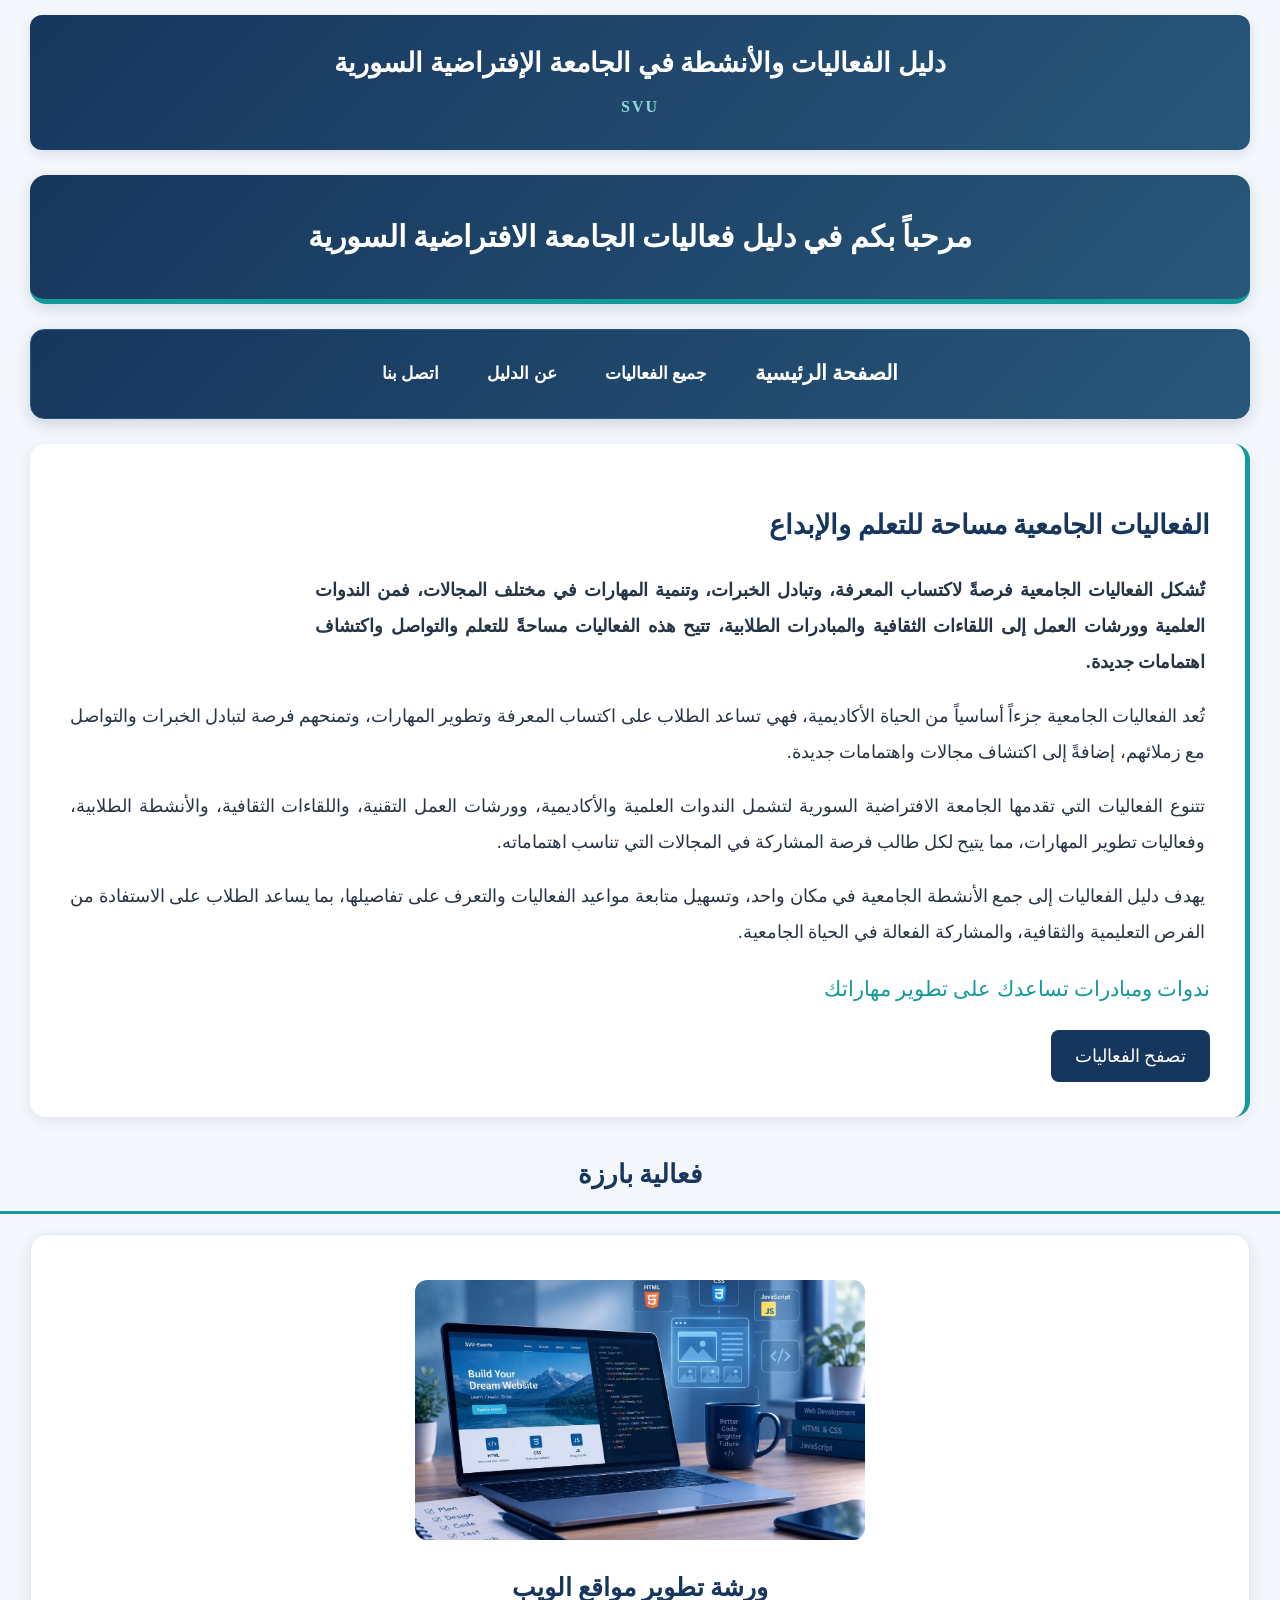
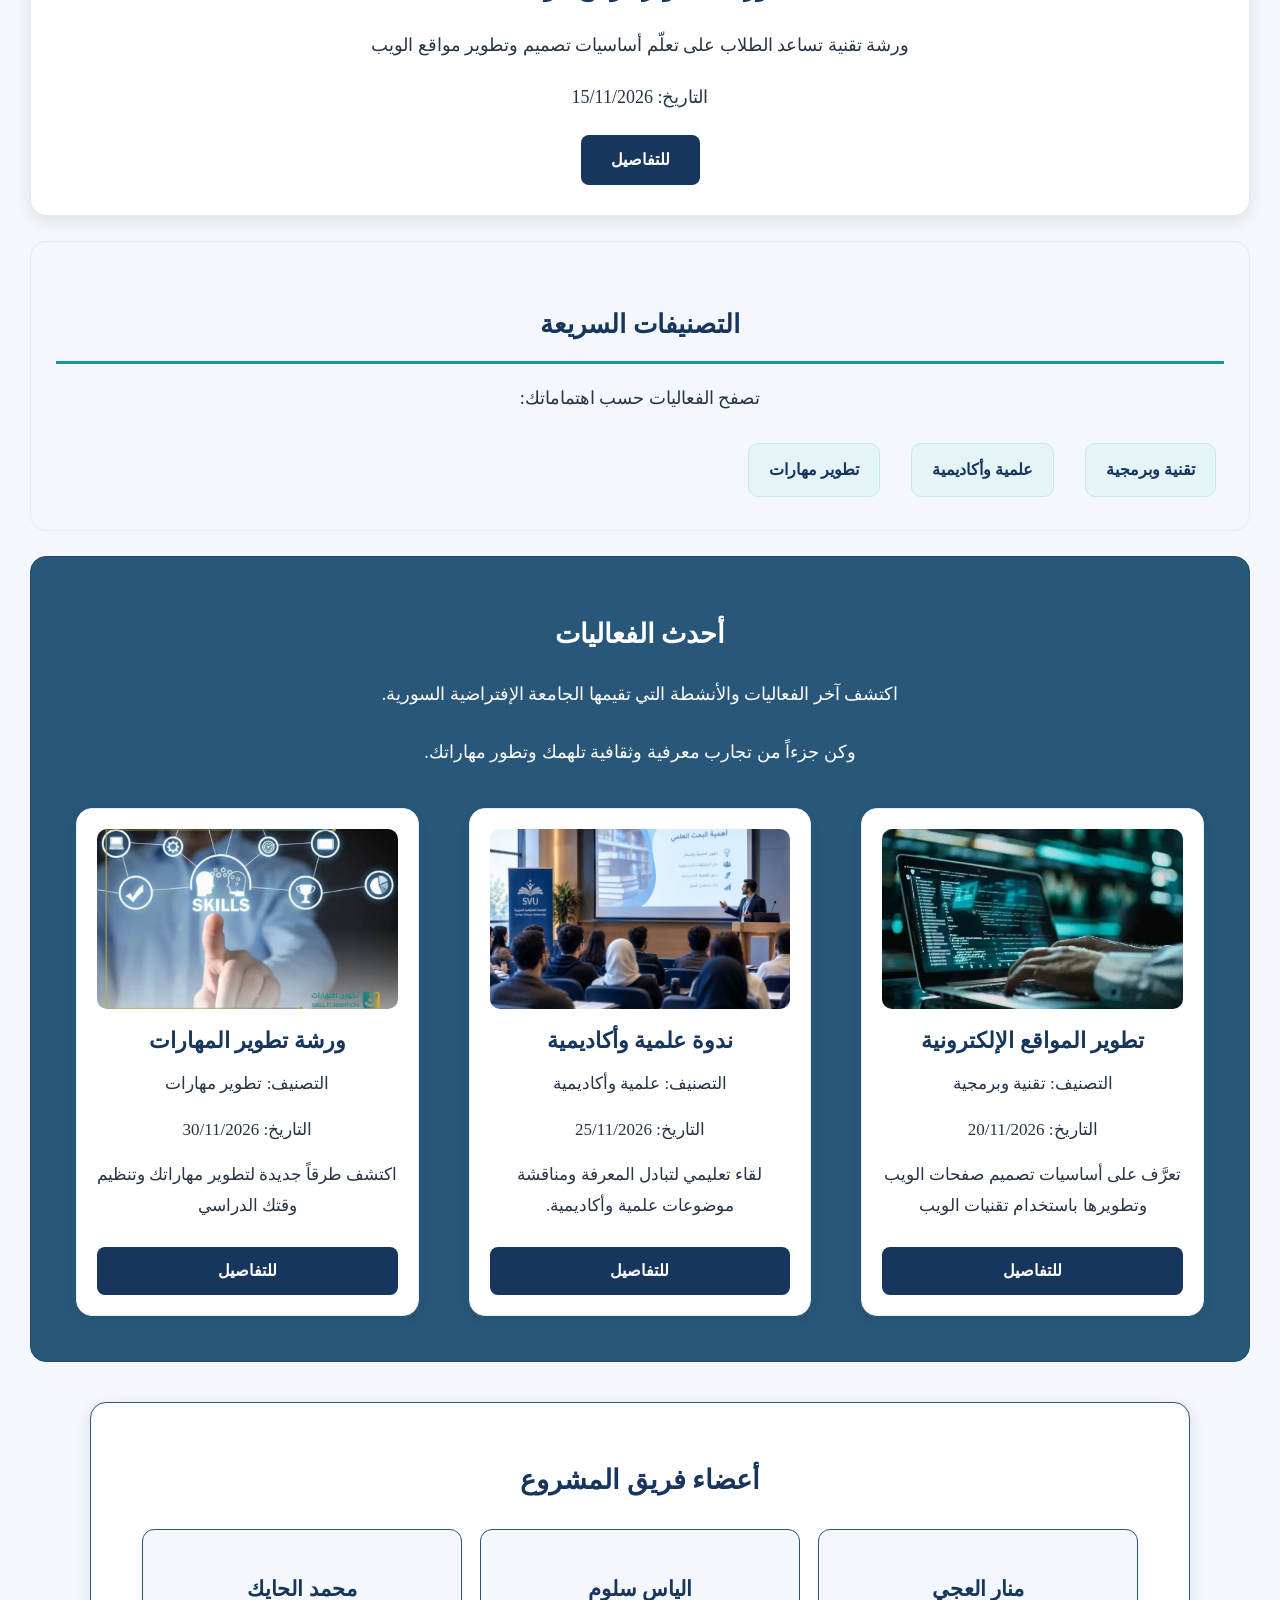
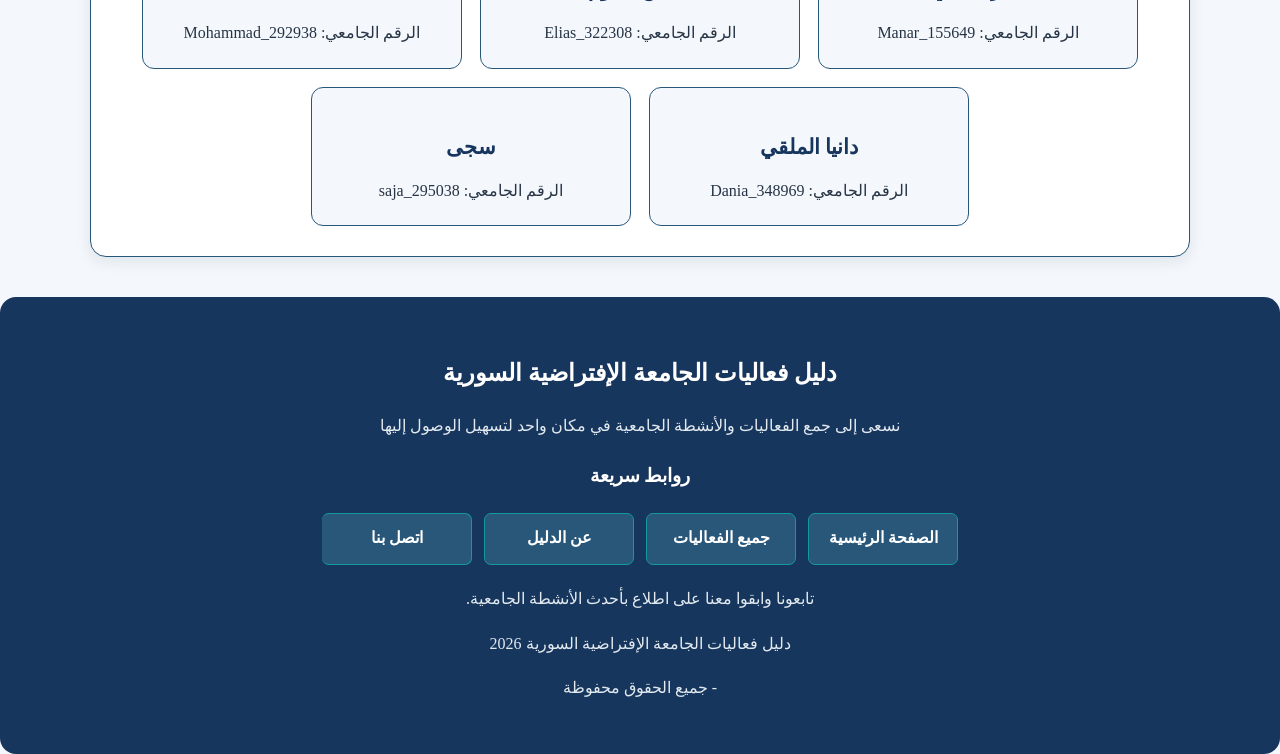
<file: index.html>
<!DOCTYPE html>
<html lang="ar" dir="rtl">
<head>
    <link rel="stylesheet" href="assets/css/styles.css">
    <meta charset="UTF-8">
    <title>دليل الفعاليات والأنشطة في الجامعة الإفتراضية السورية</title>

     <meta name="viewport" content="width=device-width, initial-scale=1.0">
</head>

<body>
    <!-- Website Header -->
    <header class="site-title">
    <h1>دليل الفعاليات والأنشطة في الجامعة الإفتراضية السورية</h1>
    <span class="svu">SVU</span>
</header>
<h2 class="home-welcome-title">
    مرحباً بكم في دليل فعاليات الجامعة الافتراضية السورية
</h2>

<nav>
        <button class="mobile-menu-btn"
        onclick="document.querySelector('body > nav ul').classList.toggle('show-menu')"
        aria-label="فتح وإغلاق القائمة"
        aria-expanded="false">
    ☰
</button>
    <ul>
        <li>
                            <a href="index.html">الصفحة الرئيسية</a>

        </li>

        <li>
            <a href="events.html">جميع الفعاليات</a>
        </li>

        <li>
            <a href="about.html">عن الدليل</a>
        </li>

        <li>
            <a href="contact.html">اتصل بنا</a>
        </li>
    </ul>
</nav>
<section class="Welcome">
<h2>الفعاليات الجامعية مساحة للتعلم والإبداع</h2>
<p class="intro-text">
تٌشكل الفعاليات الجامعية فرصةً لاكتساب المعرفة، وتبادل الخبرات، وتنمية المهارات في مختلف المجالات،
فمن الندوات العلمية وورشات العمل إلى اللقاءات الثقافية والمبادرات الطلابية، تتيح هذه الفعاليات مساحةً للتعلم والتواصل واكتشاف اهتمامات جديدة.
</p>
<p>
تُعد الفعاليات الجامعية جزءاً أساسياً من الحياة الأكاديمية،
فهي تساعد الطلاب على اكتساب المعرفة وتطوير المهارات،
وتمنحهم فرصة لتبادل الخبرات والتواصل مع زملائهم،
إضافةً إلى اكتشاف مجالات واهتمامات جديدة.
</p>
<p>
تتنوع الفعاليات التي تقدمها الجامعة الافتراضية السورية
لتشمل الندوات العلمية والأكاديمية، وورشات العمل التقنية،
واللقاءات الثقافية، والأنشطة الطلابية، وفعاليات تطوير المهارات،
مما يتيح لكل طالب فرصة المشاركة في المجالات التي تناسب اهتماماته.
</p>
<p>
يهدف دليل الفعاليات إلى جمع الأنشطة الجامعية في مكان واحد،
وتسهيل متابعة مواعيد الفعاليات والتعرف على تفاصيلها،
بما يساعد الطلاب على الاستفادة من الفرص التعليمية والثقافية،
والمشاركة الفعالة في الحياة الجامعية.
</p>
<h3>ندوات ومبادرات تساعدك على تطوير مهاراتك</h3>
<a href="events.html" class="browes-button">تصفح الفعاليات</a>
</section>

<h2 class="home-section-title">فعالية بارزة</h2>
<div class="featured-event">
<img src="assets/images/photo_2026-10-24_15-28-26.jpg" alt="ورشة تطوير مواقع الويب">

<h3>ورشة تطوير مواقع الويب</h3>
<p>ورشة تقنية تساعد الطلاب على تعلّم أساسيات تصميم وتطوير مواقع الويب</p>
<p>التاريخ: 15/11/2026</p>
<a href="event.html?id=web-workshop">للتفاصيل</a>

</div>
<section id="categories">
    <h2 class="home-section-title">التصنيفات السريعة</h2>
    <p>تصفح الفعاليات حسب اهتماماتك:</p>

    <div>
        <a href="events.html?category=تقنية">تقنية وبرمجية</a>
        <a href="events.html?category=أكاديمية">علمية وأكاديمية</a>
        <a href="events.html?category=مهارات">تطوير مهارات</a>

    </div>
</section>

<section id="latest-events">
<h2>أحدث الفعاليات</h2>
<p>اكتشف آخر الفعاليات والأنشطة التي تقيمها الجامعة الإفتراضية السورية.</p>
<p>وكن جزءاً من تجارب معرفية وثقافية تلهمك وتطور مهاراتك.</p>
<div class="events-container">

<article>
<img src="assets/images/photo_2026-10-24_15-31-23.jpg" alt="فعالية تقنية">
<h3> تطوير المواقع الإلكترونية</h3>
<p>التصنيف: تقنية وبرمجية</p>
<p>التاريخ: 20/11/2026</p>
<p>تعرَّف على أساسيات تصميم صفحات الويب وتطويرها باستخدام تقنيات الويب</p>
<a href="event.html?id=website-development">للتفاصيل</a>
</article>

<article>
<img src="assets/images/photo_2026-10-24_15-48-17.jpg" alt="فعالية أكاديمية">
<h3>ندوة علمية وأكاديمية</h3>
<p>التصنيف: علمية وأكاديمية</p>
<p>التاريخ: 25/11/2026</p>
<p>لقاء تعليمي لتبادل المعرفة ومناقشة موضوعات علمية وأكاديمية.</p>
<a href="event.html?id=academic-seminar">للتفاصيل</a>
</article>

<article>
<img src="assets/images/photo_2026-10-24_15-48-10.jpg" alt="فعالية لتطوير المهارات">
<h3>ورشة تطوير المهارات</h3>
<p>التصنيف: تطوير مهارات</p>
<p>التاريخ: 30/11/2026</p>
<p>اكتشف طرقاً جديدة لتطوير مهاراتك وتنظيم وقتك الدراسي</p>
<a href="event.html?id=skills-workshop">للتفاصيل</a>
</article>

</div>
</section>

<!-- Project Participants -->
<section class="participants-section">
    <h2>أعضاء فريق المشروع</h2>

    <div class="participants-container">

        <div class="participant-card">
            <h3>منار العجي</h3>
            <p>الرقم الجامعي: Manar_155649</p>
        </div>

        <div class="participant-card">
            <h3>الياس سلوم</h3>
            <p>الرقم الجامعي: Elias_322308</p>
        </div>

        <div class="participant-card">
            <h3>محمد الحايك</h3>
            <p>الرقم الجامعي: Mohammad_292938</p>
        </div>

        <div class="participant-card">
            <h3>دانيا الملقي</h3>
            <p>الرقم الجامعي: Dania_348969</p>
        </div>

        <div class="participant-card">
            <h3>سجى</h3>
            <p>الرقم الجامعي: saja_295038</p>
        </div>

    </div>
</section>


<footer id="footer">

<h2>دليل فعاليات الجامعة الإفتراضية السورية</h2>
<p>نسعى إلى جمع الفعاليات والأنشطة الجامعية في مكان واحد لتسهيل الوصول إليها</p>
<h3>روابط سريعة</h3>
<nav>
                <a href="index.html">الصفحة الرئيسية</a>
<a href="events.html">جميع الفعاليات</a>
<a href="about.html">عن الدليل</a>
<a href="contact.html">اتصل بنا</a>
</nav>
<p>تابعونا وابقوا معنا على اطلاع بأحدث الأنشطة الجامعية.</p>
<p>دليل فعاليات الجامعة  الإفتراضية السورية 2026</p>
<p>- جميع الحقوق محفوظة</p>

</footer>
</file>
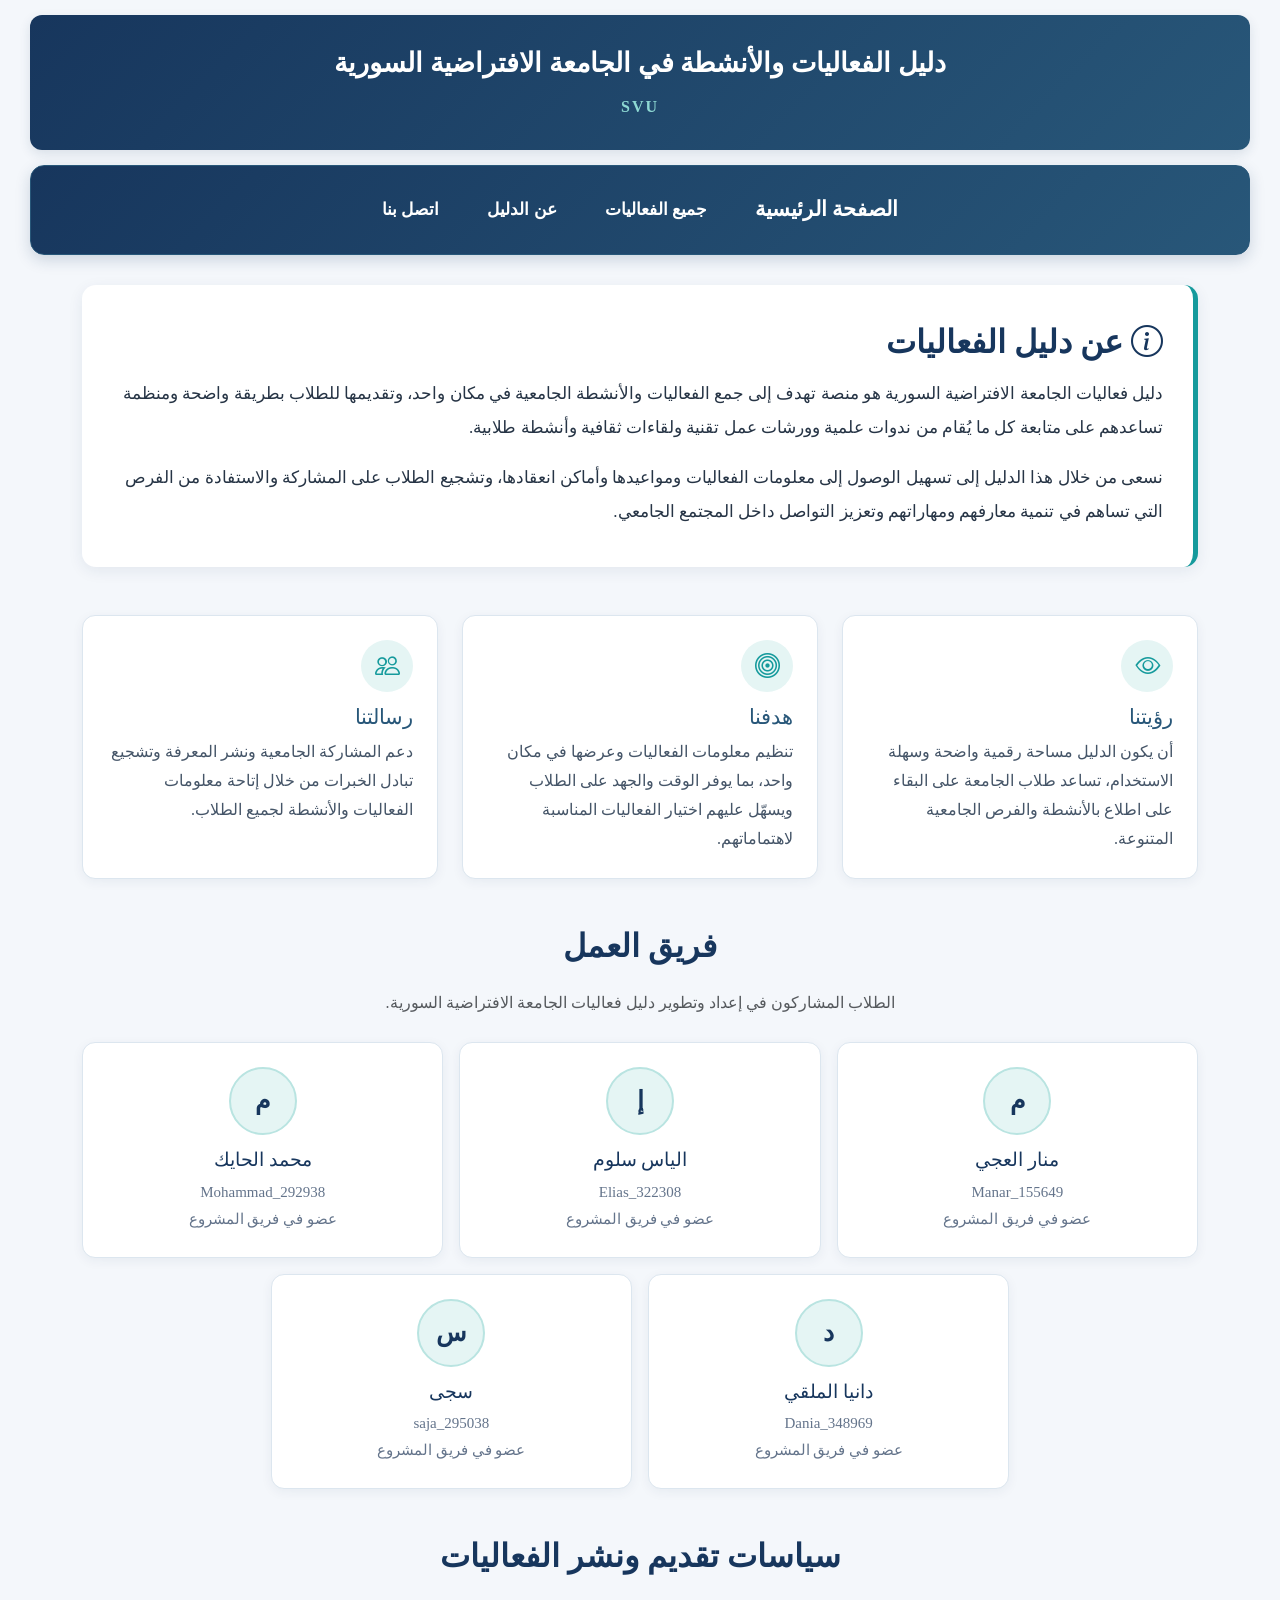
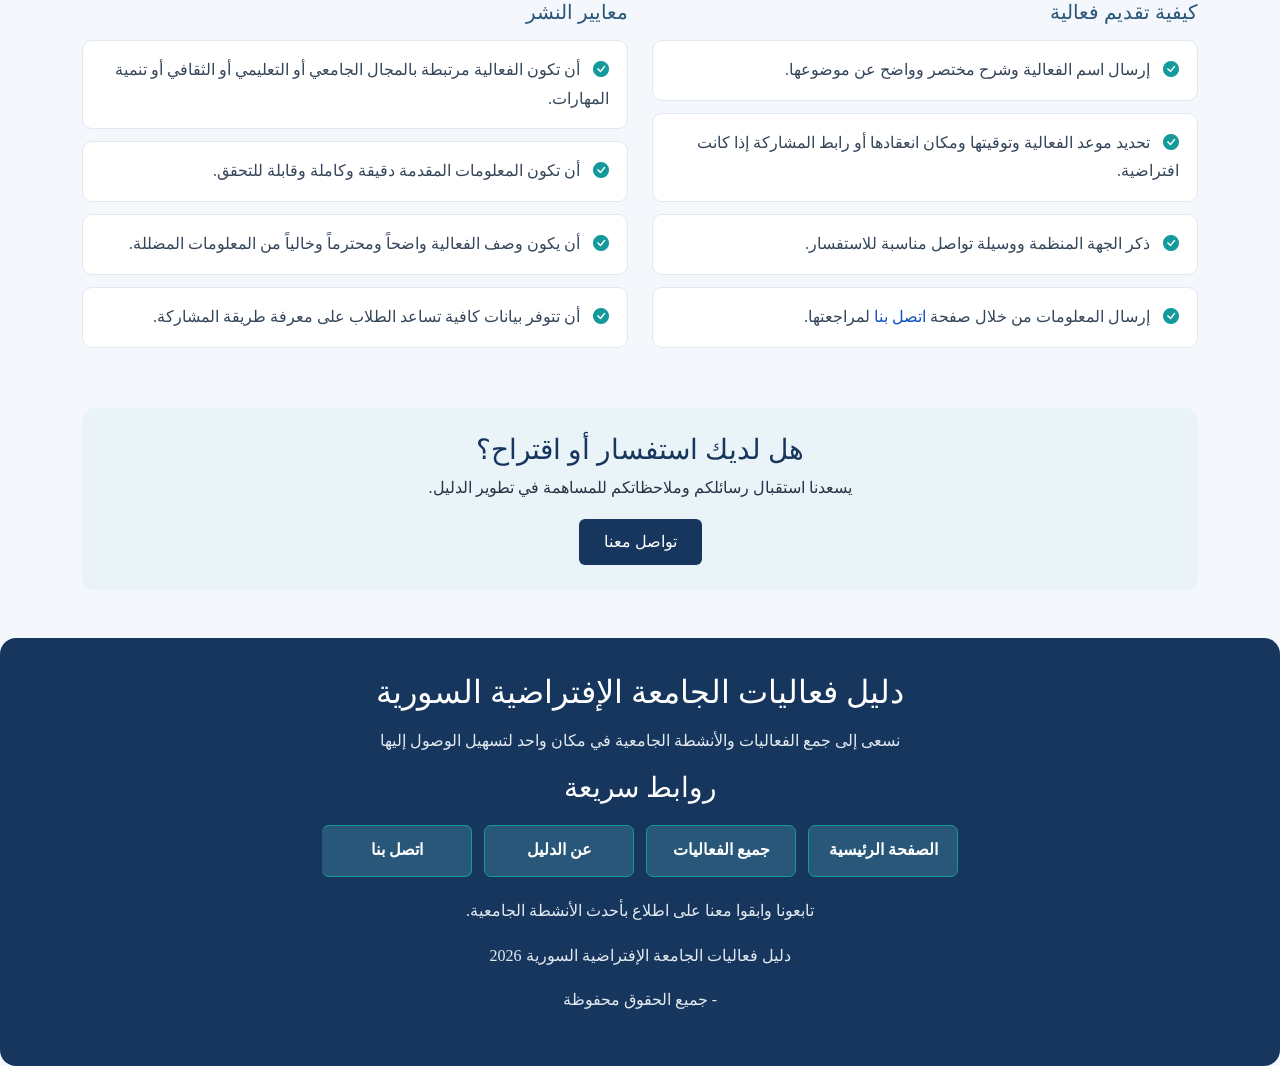
<file: about.html>
<!DOCTYPE html>
<html lang="ar" dir="rtl">
<head>
    <meta charset="UTF-8">
    <meta name="viewport" content="width=device-width, initial-scale=1.0">
    <title>عن الدليل - دليل فعاليات الجامعة الافتراضية السورية</title>

    <!-- Bootstrap لتنسيق الشبكة والعناصر المتجاوبة -->
    <link href="https://cdn.jsdelivr.net/npm/bootstrap@5.3.0/dist/css/bootstrap.min.css" rel="stylesheet">
    <link href="https://cdn.jsdelivr.net/npm/bootstrap-icons@1.10.5/font/bootstrap-icons.css" rel="stylesheet">
    <link rel="stylesheet" href="assets/css/styles.css">

</head>
<body>

<!-- رأس الموقع -->
<header class="site-title">
    <h1>دليل الفعاليات والأنشطة في الجامعة الافتراضية السورية</h1>
    <span class="svu">SVU</span>
</header>

<!-- شريط التنقل الرئيسي -->
<nav aria-label="القائمة الرئيسية">

        <button class="mobile-menu-btn"
                onclick="document.querySelector('body > nav ul').classList.toggle('show-menu')"
                aria-label="فتح وإغلاق القائمة"
                aria-expanded="false">
            ☰
        </button>

        <ul>
            <li><a href="index.html">الصفحة الرئيسية</a></li>
            <li><a href="events.html">جميع الفعاليات</a></li>
            <li><a href="about.html">عن الدليل</a></li>
            <li><a href="contact.html">اتصل بنا</a></li>
        </ul>

    </nav>

<main class="container my-4">
    <!-- نبذة عن الدليل -->
    <section class="about-hero">
        <h2 class="mb-3"><i class="bi bi-info-circle"></i> عن دليل الفعاليات</h2>
        <p>
            دليل فعاليات الجامعة الافتراضية السورية هو منصة تهدف إلى جمع الفعاليات والأنشطة الجامعية
            في مكان واحد، وتقديمها للطلاب بطريقة واضحة ومنظمة تساعدهم على متابعة كل ما يُقام من
            ندوات علمية وورشات عمل تقنية ولقاءات ثقافية وأنشطة طلابية.
        </p>
        <p class="mb-0">
            نسعى من خلال هذا الدليل إلى تسهيل الوصول إلى معلومات الفعاليات ومواعيدها وأماكن انعقادها،
            وتشجيع الطلاب على المشاركة والاستفادة من الفرص التي تساهم في تنمية معارفهم ومهاراتهم
            وتعزيز التواصل داخل المجتمع الجامعي.
        </p>
    </section>

    <!-- رؤية الدليل ورسالته وهدفه -->
    <section class="my-5">
        <div class="row g-4">
            <div class="col-md-4">
                <article class="about-highlight">
                    <div class="about-icon"><i class="bi bi-eye"></i></div>
                    <h3>رؤيتنا</h3>
                    <p>أن يكون الدليل مساحة رقمية واضحة وسهلة الاستخدام، تساعد طلاب الجامعة على البقاء على اطلاع بالأنشطة والفرص الجامعية المتنوعة.</p>
                </article>
            </div>
            <div class="col-md-4">
                <article class="about-highlight">
                    <div class="about-icon"><i class="bi bi-bullseye"></i></div>
                    <h3>هدفنا</h3>
                    <p>تنظيم معلومات الفعاليات وعرضها في مكان واحد، بما يوفر الوقت والجهد على الطلاب ويسهّل عليهم اختيار الفعاليات المناسبة لاهتماماتهم.</p>
                </article>
            </div>
            <div class="col-md-4">
                <article class="about-highlight">
                    <div class="about-icon"><i class="bi bi-people"></i></div>
                    <h3>رسالتنا</h3>
                    <p>دعم المشاركة الجامعية ونشر المعرفة وتشجيع تبادل الخبرات من خلال إتاحة معلومات الفعاليات والأنشطة لجميع الطلاب.</p>
                </article>
            </div>
        </div>
    </section>

    <!-- فريق العمل -->
    <section class="my-5">
        <h2 class="about-section-title text-center mb-4">فريق العمل</h2>
        <p class="text-center text-muted mb-4">الطلاب المشاركون في إعداد وتطوير دليل فعاليات الجامعة الافتراضية السورية.</p>
        <div class="row g-3 justify-content-center">
            <div class="col-sm-6 col-lg-4">
                <article class="team-card">
                    <div class="team-avatar">م</div>
                    <h3>منار العجي</h3>
                    <p>Manar_155649</p>
                    <p>عضو في فريق المشروع</p>
                </article>
            </div>
            <div class="col-sm-6 col-lg-4">
                <article class="team-card">
                    <div class="team-avatar">إ</div>
                    <h3>الياس سلوم</h3>
                    <p>Elias_322308</p>
                    <p>عضو في فريق المشروع</p>
                </article>
            </div>
            <div class="col-sm-6 col-lg-4">
                <article class="team-card">
                    <div class="team-avatar">م</div>
                    <h3>محمد الحايك</h3>
                    <p>Mohammad_292938</p>
                    <p>عضو في فريق المشروع</p>
                </article>
            </div>
            <div class="col-sm-6 col-lg-4">
                <article class="team-card">
                    <div class="team-avatar">د</div>
                    <h3>دانيا الملقي</h3>
                    <p>Dania_348969</p>
                    <p>عضو في فريق المشروع</p>
                </article>
            </div>
            <div class="col-sm-6 col-lg-4">
                <article class="team-card">
                    <div class="team-avatar">س</div>
                    <h3>سجى</h3>
                    <p>saja_295038</p>
                    <p>عضو في فريق المشروع</p>
                </article>
            </div>
        </div>
    </section>

    <!-- سياسات تقديم ونشر الفعاليات -->
    <section class="my-5">
        <h2 class="about-section-title text-center mb-4">سياسات تقديم ونشر الفعاليات</h2>
        <div class="row g-4">
            <div class="col-lg-6">
                <h3 class="h5 mb-3" style="color:#285779;">كيفية تقديم فعالية</h3>
                <ul class="policy-list">
                    <li><i class="bi bi-check-circle-fill"></i> إرسال اسم الفعالية وشرح مختصر وواضح عن موضوعها.</li>
                    <li><i class="bi bi-check-circle-fill"></i> تحديد موعد الفعالية وتوقيتها ومكان انعقادها أو رابط المشاركة إذا كانت افتراضية.</li>
                    <li><i class="bi bi-check-circle-fill"></i> ذكر الجهة المنظمة ووسيلة تواصل مناسبة للاستفسار.</li>
                    <li><i class="bi bi-check-circle-fill"></i> إرسال المعلومات من خلال صفحة <a href="contact.html">اتصل بنا</a> لمراجعتها.</li>
                </ul>
            </div>
            <div class="col-lg-6">
                <h3 class="h5 mb-3" style="color:#285779;">معايير النشر</h3>
                <ul class="policy-list">
                    <li><i class="bi bi-check-circle-fill"></i> أن تكون الفعالية مرتبطة بالمجال الجامعي أو التعليمي أو الثقافي أو تنمية المهارات.</li>
                    <li><i class="bi bi-check-circle-fill"></i> أن تكون المعلومات المقدمة دقيقة وكاملة وقابلة للتحقق.</li>
                    <li><i class="bi bi-check-circle-fill"></i> أن يكون وصف الفعالية واضحاً ومحترماً وخالياً من المعلومات المضللة.</li>
                    <li><i class="bi bi-check-circle-fill"></i> أن تتوفر بيانات كافية تساعد الطلاب على معرفة طريقة المشاركة.</li>
                </ul>
            </div>
        </div>
    </section>

    <section class="about-cta my-5">
        <h3>هل لديك استفسار أو اقتراح؟</h3>
        <p class="mb-3">يسعدنا استقبال رسائلكم وملاحظاتكم للمساهمة في تطوير الدليل.</p>
        <a href="contact.html" class="btn">تواصل معنا</a>
    </section>
</main>

<!-- تذييل الموقع -->
<footer id="footer">
    <h2>دليل فعاليات الجامعة الإفتراضية السورية</h2>
    <p>نسعى إلى جمع الفعاليات والأنشطة الجامعية في مكان واحد لتسهيل الوصول إليها</p>
    <h3>روابط سريعة</h3>
    <nav>
        <a href="index.html">الصفحة الرئيسية</a>
        <a href="events.html">جميع الفعاليات</a>
        <a href="about.html">عن الدليل</a>
        <a href="contact.html">اتصل بنا</a>
    </nav>
    <p>تابعونا وابقوا معنا على اطلاع بأحدث الأنشطة الجامعية.</p>
    <p>دليل فعاليات الجامعة الإفتراضية السورية 2026</p>
    <p>- جميع الحقوق محفوظة</p>
</footer>

</body>
</html>
</file>
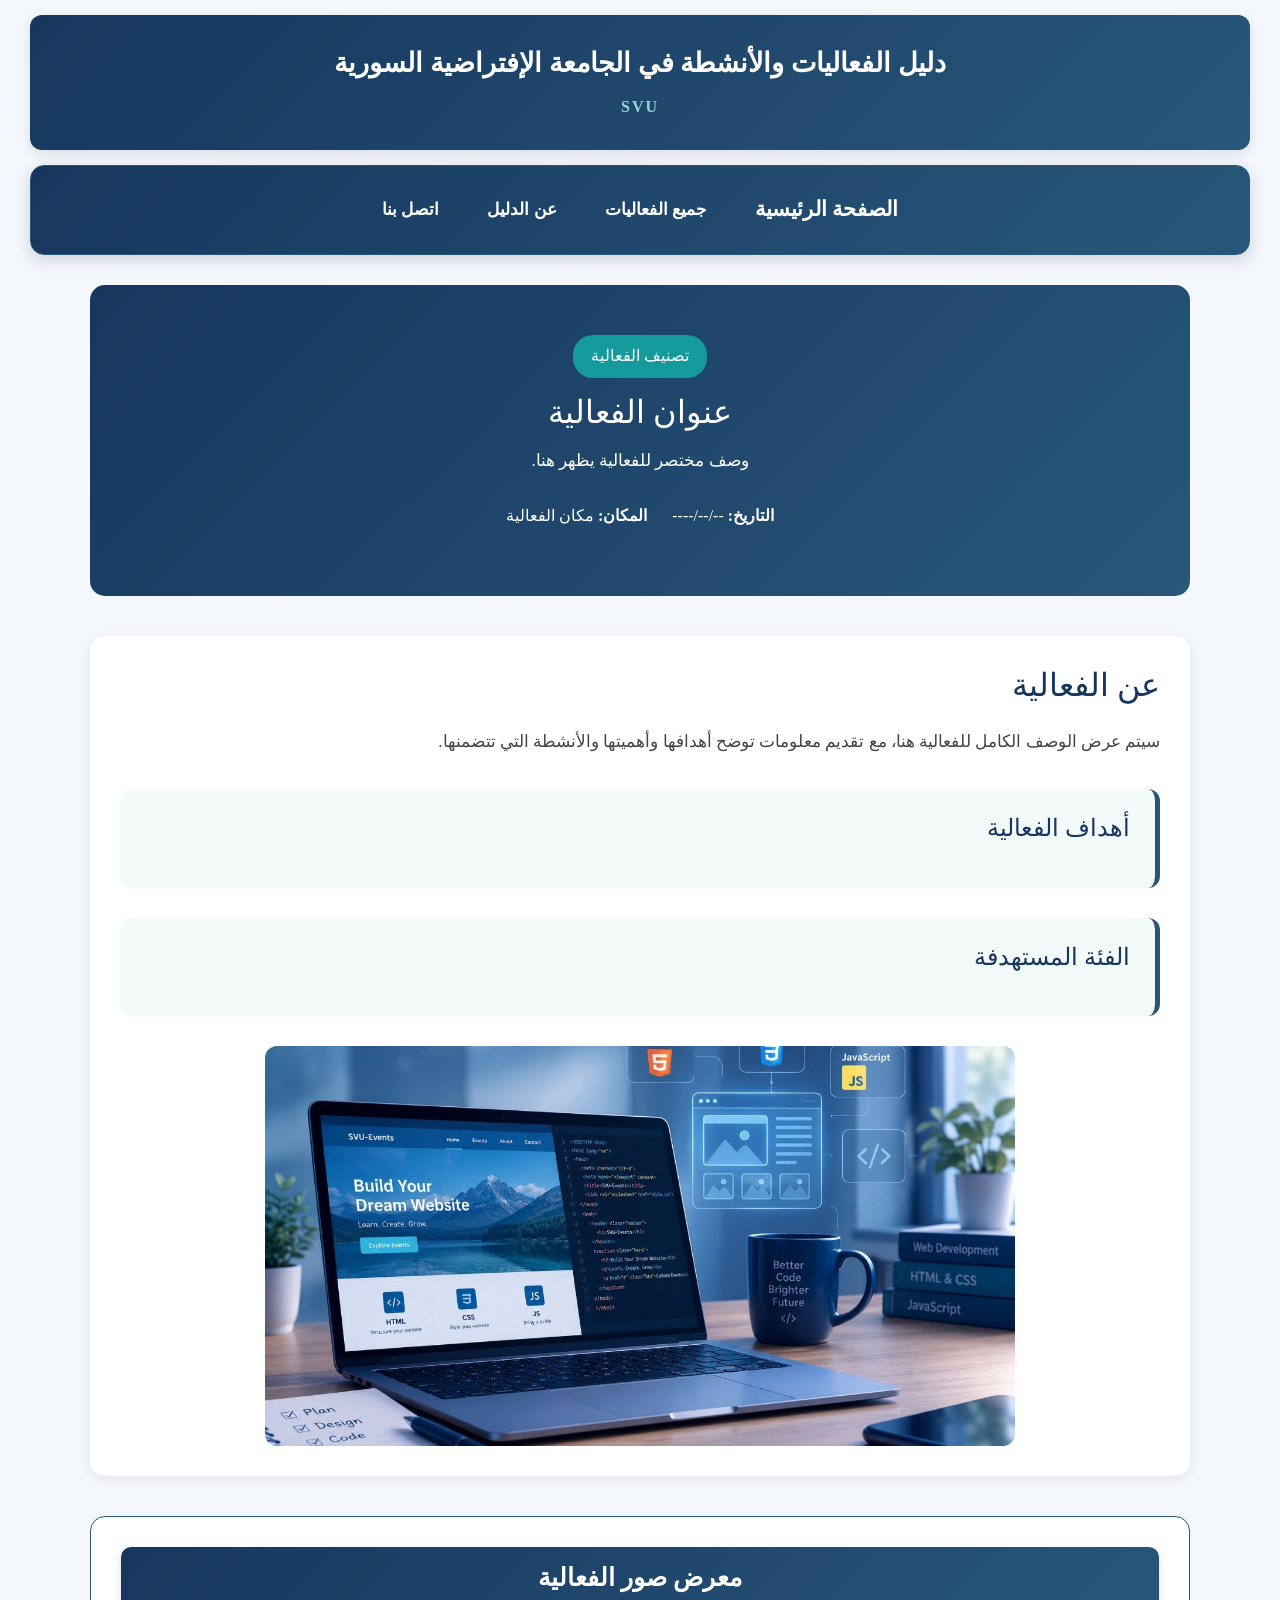
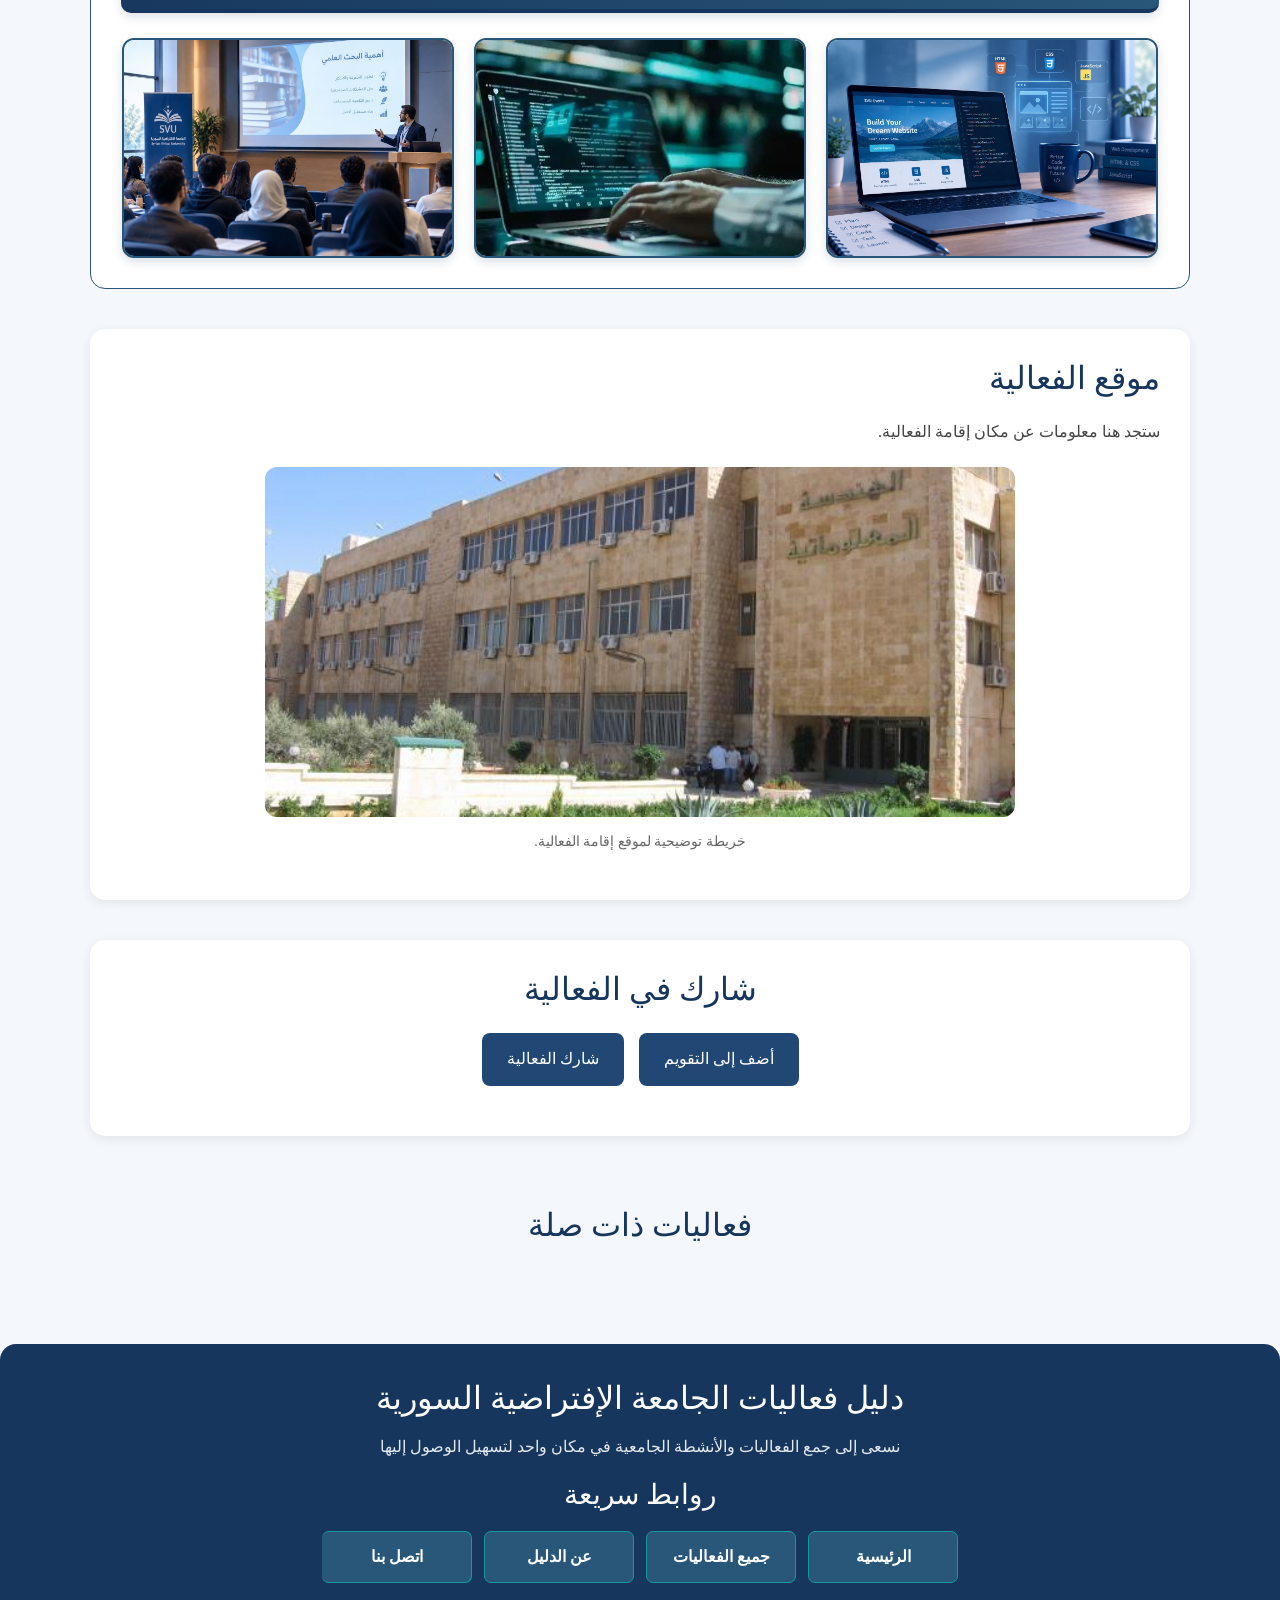
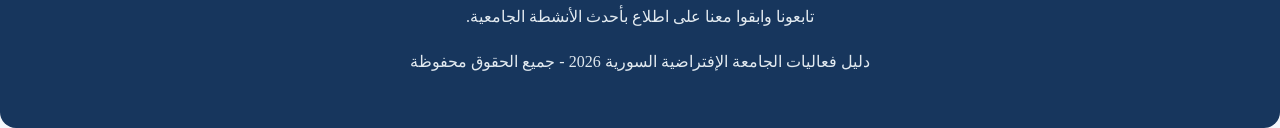
<file: event.html>
<!DOCTYPE html>
<html lang="ar" dir="rtl">
<head>
    <meta charset="UTF-8">
    <meta name="viewport" content="width=device-width, initial-scale=1.0">

    <link href="https://cdn.jsdelivr.net/npm/bootstrap@5.3.0/dist/css/bootstrap.min.css" rel="stylesheet">

    <link rel="stylesheet" href="https://cdn.jsdelivr.net/npm/bootstrap-icons@1.10.5/font/bootstrap-icons.css">
   
    <link rel="stylesheet" href="assets/css/styles.css">

    <title>تفاصيل الفعالية - دليل الفعاليات والأنشطة في الجامعة الإفتراضية السورية</title>
</head>


<body>

    
<!-- Page Header -->
<header class="site-title">
    <h1>دليل الفعاليات والأنشطة في الجامعة الإفتراضية السورية</h1>
    <span class="svu">SVU</span>
</header>

<nav>
        <button class="mobile-menu-btn"
        onclick="document.querySelector('body > nav ul').classList.toggle('show-menu')"
        aria-label="فتح وإغلاق القائمة"
        aria-expanded="false">
    ☰
</button>
    <ul>
        <li>
                            <a href="index.html">الصفحة الرئيسية</a>

        </li>

        <li>
            <a href="events.html">جميع الفعاليات</a>
        </li>

        <li>
            <a href="about.html">عن الدليل</a>
        </li>

        <li>
            <a href="contact.html">اتصل بنا</a>
        </li>
    </ul>
</nav>


    
<main>

    <!-- Event Basic Information -->
    <section class="event-header">

        <span id="event-badge">تصنيف الفعالية</span>

        <h1 id="event-title">عنوان الفعالية</h1>

        <p id="event-short-description">
            وصف مختصر للفعالية يظهر هنا.
        </p>

        <!-- Event Date and Location -->
        <div class="event-info">

            <p>
                <strong>التاريخ:</strong>
                <span id="event-date">--/--/----</span>
            </p>

            <p>
                <strong>المكان:</strong>
                <span id="event-location">مكان الفعالية</span>
            </p>

        </div>

    </section>

    <!-- Event Description -->
    <section class="event-description-section">

        <h2 id="event-description-title">عن الفعالية</h2>

        <p id="event-description">
            سيتم عرض الوصف الكامل للفعالية هنا، مع تقديم معلومات
            توضح أهدافها وأهميتها والأنشطة التي تتضمنها.
        </p>
        <!-- Event Objectives -->
    <section class="event-objectives">
        <h2>أهداف الفعالية</h2>
        <ul id="event-objectives-list">
        </ul>
    </section>
    <!-- Event Target Audience -->
    <section class="event-target-audience">
        <h2>الفئة المستهدفة</h2>
        <p id="event-target-audience">
        </p>
    </section>

        <!-- Event Main Image -->
        <div class="event-main-image">

            <img
                id="event-image"
                src="assets/images/photo_2026-10-24_15-28-26.jpg"
                alt="صورة الفعالية">

        </div>

    </section>

    <!-- Event Image Gallery -->
    <section class="event-gallery">

        <h2 id="event-gallery-title">معرض صور الفعالية</h2>

        <div class="event-gallery-container">

            <img
                id="gallery-image-1"
                src="assets/images/photo_2026-10-24_15-28-26.jpg"
                alt="الصورة الأولى للفعالية">

            <img
                id="gallery-image-2"
                src="assets/images/photo_2026-10-24_15-31-23.jpg"
                alt="الصورة الثانية للفعالية">

            <img
                id="gallery-image-3"
                src="assets/images/photo_2026-10-24_15-48-17.jpg"
                alt="الصورة الثالثة للفعالية">

        </div>

    </section>

    <!-- Event Location and Map -->
    <section class="event-location-section">

        <h2>موقع الفعالية</h2>

        <p id="event-location-description">
            ستجد هنا معلومات عن مكان إقامة الفعالية.
        </p>

        <!-- Static Event Map -->
        <div id="event-map-container">

            <img
                id="event-map-image"
                src="assets/images/real_event_map.jpg"
                alt="خريطة توضيحية لموقع الفعالية">

            <p id="event-map-caption">
                خريطة توضيحية لموقع إقامة الفعالية.
            </p>

        </div>

    </section>
    
    <!-- Event Actions -->
    <section class="event-actions">

        <h2>شارك في الفعالية</h2>

        <div class="event-actions-buttons">

            <button type="button" id="calendarButton">
                أضف إلى التقويم
            </button>

            <button type="button" id="shareButton">
                شارك الفعالية
            </button>

        </div>

        <!-- Event Action Message -->
        <p id="eventMessage"></p>

    </section>
        
    <!-- Related Events -->
    <section class="related-events-section">

        <h2>فعاليات ذات صلة</h2>

        <div id="related-events-container"></div>

</section>

</main>


    
<!-- Page Footer -->
<footer id="footer">

        <h2>دليل فعاليات الجامعة الإفتراضية السورية</h2>
        <p>نسعى إلى جمع الفعاليات والأنشطة الجامعية في مكان واحد لتسهيل الوصول إليها</p>
        <h3>روابط سريعة</h3>
        <nav>
            <a href="index.html">الرئيسية</a>
            <a href="events.html">جميع الفعاليات</a>
            <a href="about.html">عن الدليل</a>
            <a href="contact.html">اتصل بنا</a>
        </nav>
        <p>تابعونا وابقوا معنا على اطلاع بأحدث الأنشطة الجامعية.</p>
        <p>دليل فعاليات الجامعة الإفتراضية السورية 2026 - جميع الحقوق محفوظة</p>

</footer>

<script src="assets/js/main.js"></script>
</body>

</html>
</file>
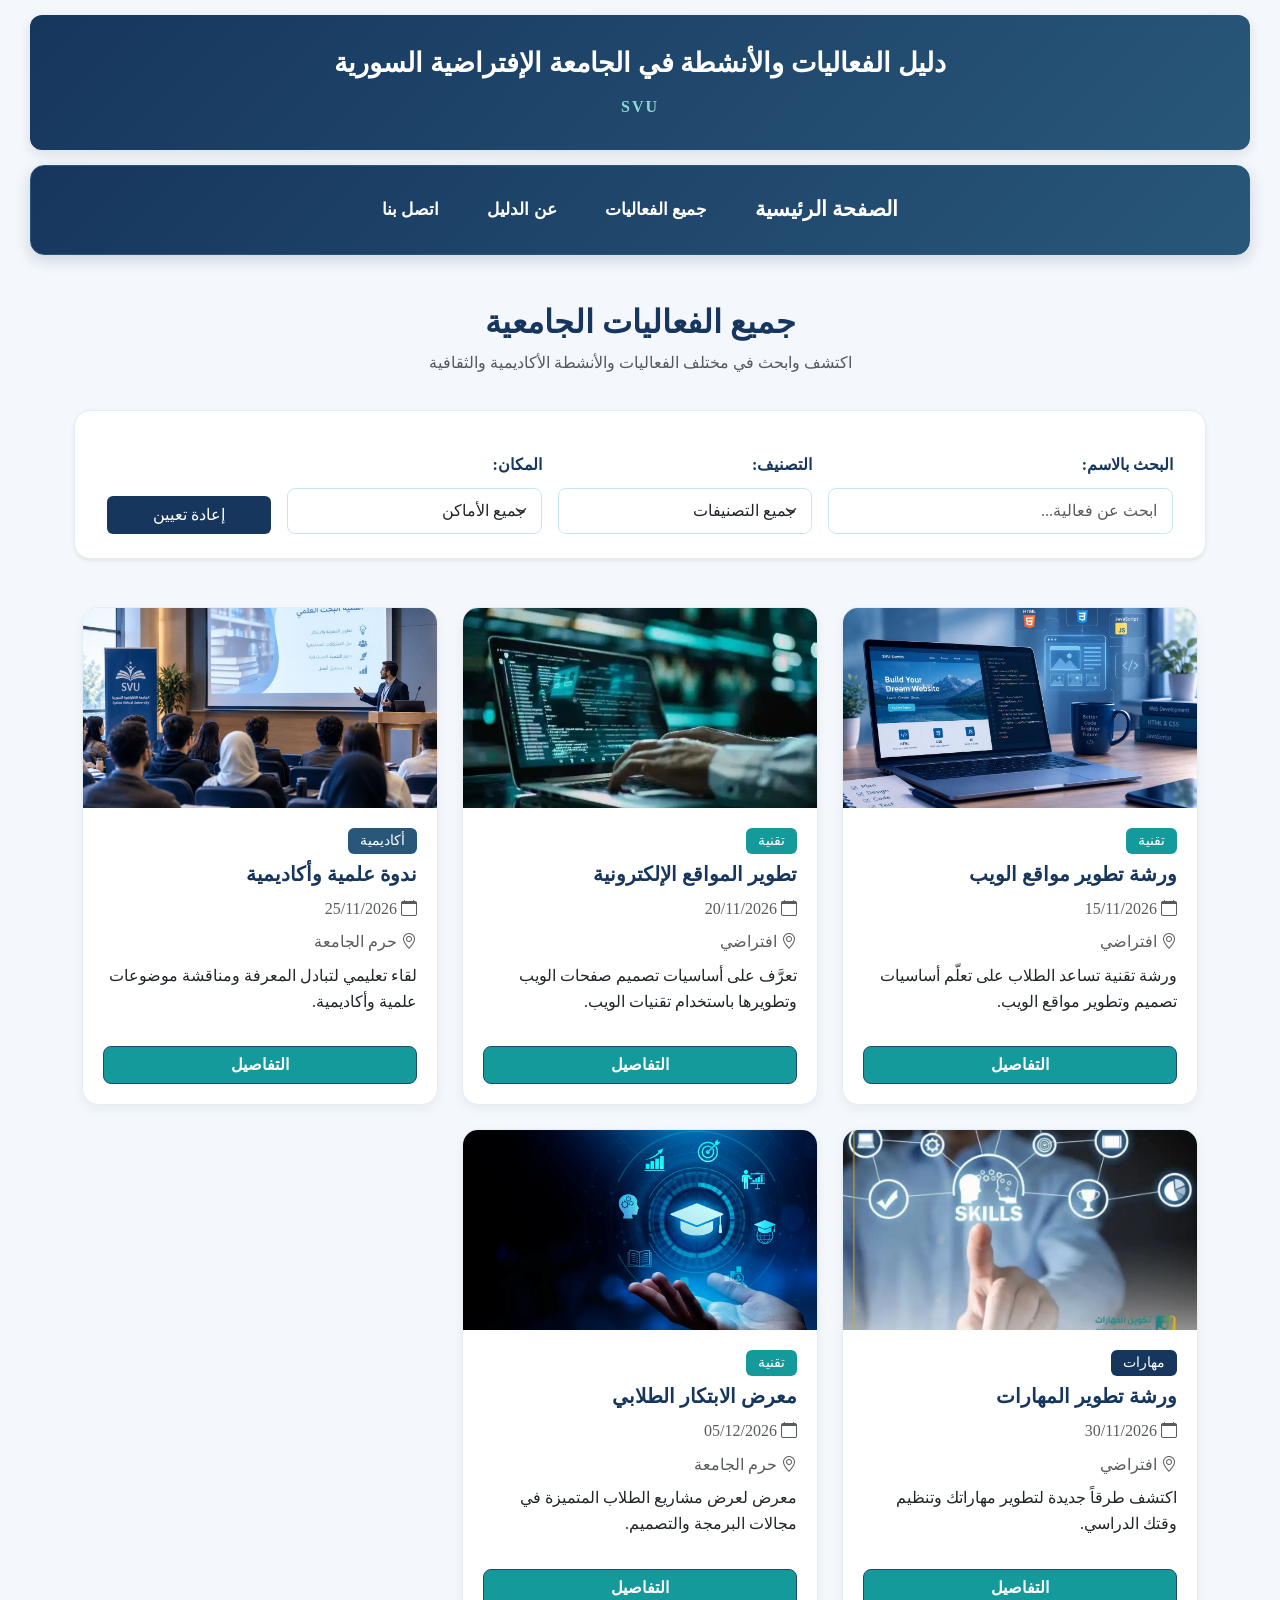
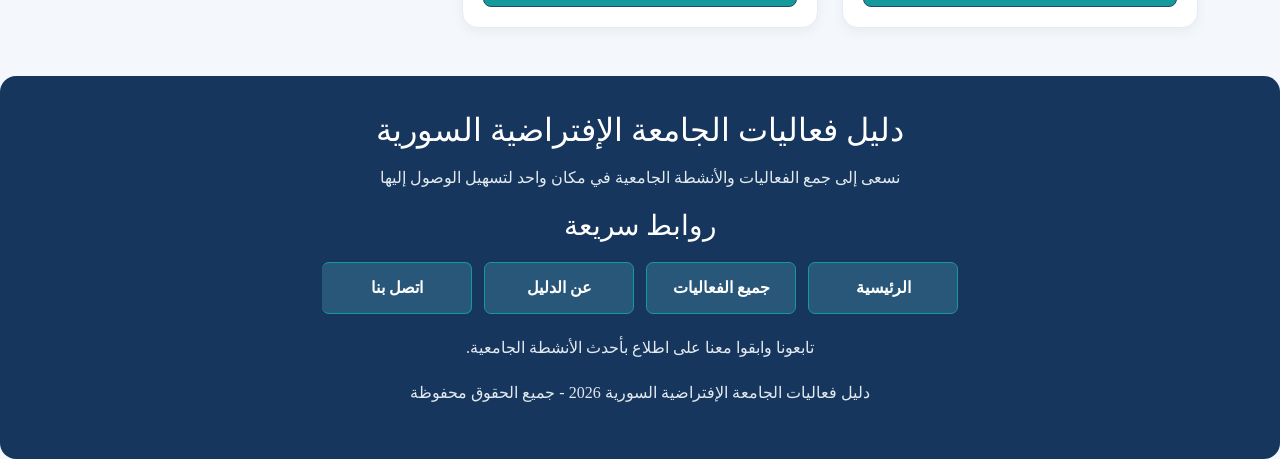
<file: events.html>
<!DOCTYPE html>
<html lang="ar" dir="rtl">
<head>
    <meta charset="UTF-8">
    <meta name="viewport" content="width=device-width, initial-scale=1.0">
    <title>الفعاليات - دليل الجامعة الإفتراضية السورية</title>
    

    <link href="https://cdn.jsdelivr.net/npm/bootstrap@5.3.0/dist/css/bootstrap.min.css" rel="stylesheet">

    <link rel="stylesheet" href="https://cdn.jsdelivr.net/npm/bootstrap-icons@1.10.5/font/bootstrap-icons.css">
   
    <link rel="stylesheet" href="assets/css/styles.css">
</head>


<body>

    <!-- Website Header -->
    <header class="site-title">
        <h1>دليل الفعاليات والأنشطة في الجامعة الإفتراضية السورية</h1>
        <span class="svu">SVU</span>
    </header>

    <!-- Main Navigation -->
    <nav aria-label="القائمة الرئيسية">

        <button class="mobile-menu-btn"
                onclick="document.querySelector('body > nav ul').classList.toggle('show-menu')"
                aria-label="فتح وإغلاق القائمة"
                aria-expanded="false">
            ☰
        </button>

        <ul>
            <li><a href="index.html">الصفحة الرئيسية</a></li>
            <li><a href="events.html">جميع الفعاليات</a></li>
            <li><a href="about.html">عن الدليل</a></li>
            <li><a href="contact.html">اتصل بنا</a></li>
        </ul>

    </nav>



    <main class="container my-5">
        <div class="text-center mb-5">
            <h2 class="fw-bold" style="color: #17365D;">جميع الفعاليات الجامعية</h2>
            <p class="text-muted">اكتشف وابحث في مختلف الفعاليات والأنشطة الأكاديمية والثقافية</p>
        </div>

  
        <div class="row g-3 mb-5 filter-section p-4 rounded shadow-sm bg-white">
            <div class="col-md-4">
                <label class="form-label fw-bold">البحث بالاسم:</label>
                <input type="text" id="searchInput" class="form-control" placeholder="ابحث عن فعالية...">
            </div>
            <div class="col-md-3">
                <label class="form-label fw-bold">التصنيف:</label>
                <select id="categoryFilter" class="form-select">
                    <option value="all">جميع التصنيفات</option>
                    <option value="تقنية">تقنية وبرمجية</option>
                    <option value="أكاديمية">علمية وأكاديمية</option>
                    <option value="مهارات">تطوير مهارات</option>
                </select>
            </div>
            <div class="col-md-3">
                <label class="form-label fw-bold">المكان:</label>
                <select id="locationFilter" class="form-select">
                    <option value="all">جميع الأماكن</option>
                    <option value="افتراضي">عبر الإنترنت (Zoom)</option>
                    <option value="حرم الجامعة">حرم الجامعة</option>
                </select>
            </div>
            <div class="col-md-2 d-flex align-items-end">
                <button id="resetFilters" class="btn w-100 text-white" style="background-color: #17365D;">إعادة تعيين</button>
            </div>
        </div>


        <div class="row row-cols-1 row-cols-md-2 row-cols-lg-3 g-4" id="eventsGrid">
            
 <div class="col event-card" data-title="ورشة تطوير مواقع الويب" data-category="تقنية" data-location="افتراضي">
                <div class="card h-100 event-card-item">
                    <img src="assets/images/photo_2026-10-24_15-28-26.jpg" class="card-img-top" alt="ورشة تطوير مواقع الويب">
                    <div class="card-body d-flex flex-column">
                        <span class="badge mb-2 align-self-start" style="background-color: #159A9C;">تقنية</span>
                        <h5 class="card-title fw-bold" style="color: #17365D;">ورشة تطوير مواقع الويب</h5>
                        <p class="card-text text-muted small mb-2"><i class="bi bi-calendar"></i> 15/11/2026</p>
                        <p class="card-text text-muted small mb-2"><i class="bi bi-geo-alt"></i> افتراضي</p>
                        <p class="card-text mt-auto">ورشة تقنية تساعد الطلاب على تعلّم أساسيات تصميم وتطوير مواقع الويب.</p>
                        <a href="event.html?id=web-workshop" class="btn mt-3" style="background-color: #159A9C; color: white;">التفاصيل</a>
                    </div>
                </div>
            </div>

       
            <div class="col event-card" data-title="تطوير المواقع الإلكترونية" data-category="تقنية" data-location="افتراضي">
                <div class="card h-100 event-card-item">
                    <img src="assets/images/photo_2026-10-24_15-31-23.jpg" class="card-img-top" alt="تطوير المواقع الإلكترونية">
                    <div class="card-body d-flex flex-column">
                        <span class="badge mb-2 align-self-start" style="background-color: #159A9C;">تقنية</span>
                        <h5 class="card-title fw-bold" style="color: #17365D;">تطوير المواقع الإلكترونية</h5>
                        <p class="card-text text-muted small mb-2"><i class="bi bi-calendar"></i> 20/11/2026</p>
                        <p class="card-text text-muted small mb-2"><i class="bi bi-geo-alt"></i> افتراضي</p>
                        <p class="card-text mt-auto">تعرَّف على أساسيات تصميم صفحات الويب وتطويرها باستخدام تقنيات الويب.</p>
                        <a href="event.html?id=website-development" class="btn mt-3" style="background-color: #159A9C; color: white;">التفاصيل</a>
                    </div>
                </div>
            </div>

    
            <div class="col event-card" data-title="ندوة علمية وأكاديمية" data-category="أكاديمية" data-location="حرم الجامعة">
                <div class="card h-100 event-card-item">
                    <img src="assets/images/photo_2026-10-24_15-48-17.jpg" class="card-img-top" alt="ندوة علمية">
                    <div class="card-body d-flex flex-column">
                        <span class="badge mb-2 align-self-start" style="background-color: #285779;">أكاديمية</span>
                        <h5 class="card-title fw-bold" style="color: #17365D;">ندوة علمية وأكاديمية</h5>
                        <p class="card-text text-muted small mb-2"><i class="bi bi-calendar"></i> 25/11/2026</p>
                        <p class="card-text text-muted small mb-2"><i class="bi bi-geo-alt"></i> حرم الجامعة</p>
                        <p class="card-text mt-auto">لقاء تعليمي لتبادل المعرفة ومناقشة موضوعات علمية وأكاديمية.</p>
                        <a href="event.html?id=academic-seminar" class="btn mt-3" style="background-color: #159A9C; color: white;">التفاصيل</a>
                    </div>
                </div>
            </div>

     
            <div class="col event-card" data-title="ورشة تطوير المهارات" data-category="مهارات" data-location="افتراضي">
                <div class="card h-100 event-card-item">
                    <img src="assets/images/photo_2026-10-24_15-48-10.jpg" class="card-img-top" alt="تطوير المهارات">
                    <div class="card-body d-flex flex-column">
                        <span class="badge mb-2 align-self-start" style="background-color: #17365D;">مهارات</span>
                        <h5 class="card-title fw-bold" style="color: #17365D;">ورشة تطوير المهارات</h5>
                        <p class="card-text text-muted small mb-2"><i class="bi bi-calendar"></i> 30/11/2026</p>
                        <p class="card-text text-muted small mb-2"><i class="bi bi-geo-alt"></i> افتراضي</p>
                        <p class="card-text mt-auto">اكتشف طرقاً جديدة لتطوير مهاراتك وتنظيم وقتك الدراسي.</p>
                        <a href="event.html?id=skills-workshop" class="btn mt-3" style="background-color: #159A9C; color: white;">التفاصيل</a>
                    </div>
                </div>
            </div>

            <div class="col event-card" data-title="معرض الابتكار الطلابي" data-category="تقنية" data-location="حرم الجامعة">
                <div class="card h-100 event-card-item">
                    <img src="assets/images/photo_2026-10-24_15-48-18.webp" class="card-img-top" alt="معرض الابتكار">
                    <div class="card-body d-flex flex-column">
                        <span class="badge mb-2 align-self-start" style="background-color: #159A9C;">تقنية</span>
                        <h5 class="card-title fw-bold" style="color: #17365D;">معرض الابتكار الطلابي</h5>
                        <p class="card-text text-muted small mb-2"><i class="bi bi-calendar"></i> 05/12/2026</p>
                        <p class="card-text text-muted small mb-2"><i class="bi bi-geo-alt"></i> حرم الجامعة</p>
                        <p class="card-text mt-auto">معرض لعرض مشاريع الطلاب المتميزة في مجالات البرمجة والتصميم.</p>
                        <a href="event.html?id=student-innovation" class="btn mt-3" style="background-color: #159A9C; color: white;">التفاصيل</a>
                    </div>
                </div>
            </div>

        </div>
        
  
        <div id="noResults" class="text-center mt-5 d-none">
            <h4 style="color: #17365D;">لا توجد فعاليات تطابق بحثك.</h4>
        </div>
    </main>

  
    <footer id="footer">
        <h2>دليل فعاليات الجامعة الإفتراضية السورية</h2>
        <p>نسعى إلى جمع الفعاليات والأنشطة الجامعية في مكان واحد لتسهيل الوصول إليها</p>
        <h3>روابط سريعة</h3>
        <nav>
            <a href="index.html">الرئيسية</a>
            <a href="events.html">جميع الفعاليات</a>
            <a href="about.html">عن الدليل</a>
            <a href="contact.html">اتصل بنا</a>
        </nav>
        <p>تابعونا وابقوا معنا على اطلاع بأحدث الأنشطة الجامعية.</p>
        <p>دليل فعاليات الجامعة الإفتراضية السورية 2026 - جميع الحقوق محفوظة</p>
    </footer>

    <script src="https://cdn.jsdelivr.net/npm/bootstrap@5.3.0/dist/js/bootstrap.bundle.min.js"></script>
    

  <script>
    document.addEventListener('DOMContentLoaded', function() {
        const searchInput = document.getElementById('searchInput');
        const categoryFilter = document.getElementById('categoryFilter');
        const locationFilter = document.getElementById('locationFilter');
        const resetBtn = document.getElementById('resetFilters');
        const eventCards = document.querySelectorAll('.event-card');
        const noResults = document.getElementById('noResults');

        function filterEvents() {
            const searchText = searchInput.value.toLowerCase().trim();
            const selectedCategory = categoryFilter.value.trim();
            const selectedLocation = locationFilter.value.trim();
            let visibleCount = 0;

            eventCards.forEach(card => {
                const title = card.getAttribute('data-title').toLowerCase();
                const category = card.getAttribute('data-category').trim();
                const location = card.getAttribute('data-location').trim();

                const matchesSearch = title.includes(searchText);
                const matchesCategory = selectedCategory === 'all' || category === selectedCategory;
                const matchesLocation = selectedLocation === 'all' || location === selectedLocation;

                if (matchesSearch && matchesCategory && matchesLocation) {
                    card.style.display = 'block';
                    visibleCount++;
                } else {
                    card.style.display = 'none';
                }
            });

            if (visibleCount === 0) {
                noResults.classList.remove('d-none');
            } else {
                noResults.classList.add('d-none');
            }
        }

        const urlParams = new URLSearchParams(window.location.search);
        const categoryParam = urlParams.get('category'); 
        const searchParam = urlParams.get('search');     

        if (categoryParam) {
            categoryFilter.value = categoryParam;
        }
        if (searchParam) {
            searchInput.value = searchParam; 
        }


        if (categoryParam || searchParam) {
            filterEvents();
        }

        searchInput.addEventListener('input', filterEvents);
        categoryFilter.addEventListener('change', filterEvents);
        locationFilter.addEventListener('change', filterEvents);

        resetBtn.addEventListener('click', function(e) {
            e.preventDefault();
            searchInput.value = '';
            categoryFilter.value = 'all';
            locationFilter.value = 'all';

            window.history.replaceState({}, document.title, window.location.pathname); 
            filterEvents();
        });
    });
</script>
</body>
</html>
</file>
<file: assets/css/styles.css>
*{
    box-sizing: border-box;
}
body, html {
    overflow-x: hidden;
    width: 100%;
}

body {
margin: 0;
padding: 0;
direction: rtl;
text-align: right;
font-family: 'Times New Roman', sans-serif;
background-color: #F4F7FB;
color: #263445;
line-height: 1.8;}

/* Fixed site title scaling and alignment issue */
.site-title {
    display: flex;
    flex-direction: column;
    align-items: center;
    justify-content: center;
    background-color: #214875;
    gap: 10px;
    direction: rtl;
    color: white;
    padding: 25px 20px;
    text-align: center;
    border-radius: 10px;
    margin: 15px 30px;
    box-sizing: border-box;
    box-shadow: 0 4px 12px rgba(23, 54, 93, 0.12);
}

.site-title h1,
.site-title h2,
.site-title p,
.site-title .svu {
    margin: 0;
    text-align: center;
    font-size: 28px;
    font-weight: bold;
    color: #FFFFFF;
}

@media (max-width: 768px) {
    .site-title {
        margin: 15px;
        padding: 20px 15px;
    }
    
    .site-title h1,
    .site-title h2 {
        font-size: 22px;
    }
}

h1{
    color: #17365D;
}
h2{
    color: #0f52bd;
}
h3{
    color: #080519;
}
a {
    color: #0f52bd;
    text-decoration: none;
}
a:hover {
color: #159A9C;
}
.browes-button {
display: inline-block;
background-color: #17365D;
color: #FFFFFF;
padding: 10px 24px;
border-radius: 8px;
font-size: 18px;
text-decoration: none;
transition: background-color 0.3s;}

.browes-button:hover {background-color: #214875;
    color:#FFFFFF ;}

nav {background-color: #17365D;
padding: 12px 20px;
margin: 15px 30px;
border-radius: 12px;
text-align: right;}

nav ul { list-style: none;
margin: 0;
padding: 0;
display: flex;
justify-content: flex-start;
gap: 25px;}


nav li { display: inline-block;}

nav a {  color: #FFFFFF;
text-decoration: none;
font-size: 17px;
padding: 10px 5px;
transition: color 0.3s;}
nav a:hover {color: #8ED9D3;}
nav a[href="index.html"] {font-size: 21px;
font-weight: bold;}

.Welcome { background-color: #FFFFFF;
padding: 30px;
margin: 25px 0;
border-radius: 12px;}

.Welcome h2 { color: #159A9C;
font-size: 28px;}

.Welcome h3 { color: #285779;
font-size: 21px;
font-weight: normal;}

.Welcome p { color: #263445;
font-size: 18px;
line-height: 1.8;}

.intro-text { font-size: 25px;
font-weight: bold;
max-width: 900px;
line-height: 1.8;
}

.featured-event { background-color: #FFFFFF;
padding: 25px;
margin: 30px;
border-radius: 10px;
border-right: 5px solid #159A9C;}

.featured-event h2 { color: #159A9C;
font-size: 26px;
margin-bottom: 15px;}
.featured-event p { font-size: 18px;
color: #263445;
margin-bottom: 15px ;}
.featured-event a { color: #159A9C;
font-weight: bold;}
.featured-event a:hover { color: #17365D;}
.featured-event img { width: 60%;
max-width: 600px;
height: auto;
object-fit: contain;
display: block;
margin: 15px 0 15px auto;
border-radius: 12px;}


#latest-events {
    background-color: #285779;
    padding: 35px;
    margin: 30px 0;
    border-radius: 20px;
    border: 1px solid #214B68;}
#latest-events h2 {
    color: #FFFFFF;
    font-size: 28px;
    margin-bottom: 12px;}
#latest-events > p {
    color: #FFFFFF;
    font-size: 18px;
    margin-bottom: 25px;
    line-height: 1.8;}
.events-container {
    display: flex;
    gap: 20px;
    align-items: stretch;}
#latest-events .events-container article {
    flex: 1;
    min-width: 0;
    display: flex;
    flex-direction: column;
    align-items: stretch;
    background-color: #FFFFFF;
    padding: 20px;
    border-radius: 16px;
    border: 1px solid #E4EDF4;
    box-shadow: 0 4px 12px rgba(23, 54, 93, 0.08);}
#latest-events .events-container article img {
    width: 100%;
    height: 180px;
    object-fit: cover;
    border-radius: 10px;
    display: block;
    margin-bottom: 15px;}
#latest-events .events-container article h3 {
    color: #17365D;
    font-size: 22px;
    margin-top: 0;
    margin-bottom: 12px;
    line-height: 1.5;}
#latest-events .events-container article p {
    font-size: 17px;
    color: #263445;
    margin-top: 0;
    margin-bottom: 15px;
    line-height: 1.8;}
#latest-events .events-container article a {
    color: #159A9C;
    font-weight: bold;
    text-decoration: none;
    transition: color 0.3s;}
#latest-events .events-container article a:hover {
    color: #17365D;
    text-decoration: underline;}

 #categories { background-color: #FFFFFF;
padding: 30px;
margin: 30px 0;
border-radius: 16px;
border: 1px solid #E4EDF4;}
#categories h2 { color: #17365D;
font-size: 26px;
margin-bottom: 10px;}
#categories > p { color: #263445;
font-size: 18px;
margin-bottom: 20px;
line-height: 1.8;}
#categories > div { display: flex;
flex-wrap: wrap;
gap: 15px;}
#categories > div a {
display: inline-block;
background-color: #E5F4F7;
color: #17365D;
padding: 12px 20px;
border-radius: 10px;
border: 1px solid #C7E8EB;
font-weight: bold;
text-decoration: none;
transition: background-color 0.3s,color 0.3s;}
#categories > div a:hover { background-color: #285779;
color: #FFFFFF;}

#footer { background-color: #285779;
color: #FFFFFF;
padding: 30px;
margin-top: 30px;
text-align: center;
border-radius: 16px;}

#footer h2, 
#footer h3 { color: #FFFFFF;}

#footer nav { display: flex;
justify-content: center;
align-items: center;
flex-wrap: wrap;
gap: 15px;
width: fit-content;
max-width: 100%;
margin: 15px auto;
padding: 10px 20px;
background-color: #285779;
border: 1px solid #7890AA;
border-left: 12px solid #7890AA;}

#footer nav a { color: #FFFFFF;
font-size: 17px;
padding: 5px 10px;
text-decoration: none;
border-left: 1px solid #7890AA;}
#footer nav a:last-child {border-left: none;}
#footer nav a:hover {color: #8ED9D3;}


@media (max-width: 768px) {
    #latest-events {
padding: 20px 15px;}

#latest-events .events-container {display: flex;
flex-direction: column;   
flex-wrap: wrap;          
gap: 15px;
overflow: visible;        
scroll-snap-type: none;}

#latest-events .events-container article {flex: 1 1 auto;           
width: 100%;
min-width: 0;
box-sizing: border-box;
padding: 14px;}

#latest-events .events-container article img {
width: 100%;
height: auto;             
object-fit: cover;
border-radius: 10px;}

#latest-events h2 {font-size: 22px;}

#latest-events > p {font-size: 16px;
line-height: 1.8;
margin-bottom: 20px;}

#latest-events .events-container article h3 {font-size: 20px;
line-height: 1.5;}

#latest-events .events-container article p {font-size: 16px;
line-height: 1.8;
overflow-wrap: anywhere;}

#latest-events .events-container article a {display: inline-block;
padding: 8px 0;
min-height: 40px;}

#categories {padding: 15px;}
#footer {padding: 20px 12px;}

#footer nav {width: 100%;
box-sizing: border-box;
padding: 10px;
gap: 8px;}
}

.filter-section {
    border: 1px solid #E4EDF4;
    border-radius: 16px !important;
}

.filter-section label {
    color: #17365D;
    font-size: 16px;
}

.filter-section .form-control,
.filter-section .form-select {
    border-radius: 8px;
    border: 1px solid #C7E8EB;
    padding: 10px 15px;
    font-family: 'Times New Roman', sans-serif;
}

.filter-section .form-control:focus,
.filter-section .form-select:focus {
    border-color: #159A9C;
    box-shadow: 0 0 0 0.25rem rgba(21, 154, 156, 0.25);
}

/* تنسيق بطاقات الفعاليات (Bootstrap Cards) */
.event-card-item {
    border: 1px solid #E4EDF4;
    border-radius: 16px;
    overflow: hidden;
    transition: transform 0.3s ease, box-shadow 0.3s ease;
    background-color: #FFFFFF;
    box-shadow: 0 4px 12px rgba(23, 54, 93, 0.05);
}

.event-card-item:hover {
    transform: translateY(-5px);
    box-shadow: 0 8px 24px rgba(23, 54, 93, 0.15);
}

.event-card-item .card-img-top {
    height: 200px;
    object-fit: cover;
}

.event-card-item .card-body {
    padding: 20px;
}

.event-card-item .badge {
    font-size: 14px;
    padding: 6px 12px;
    border-radius: 6px;
    font-weight: normal;
}

.event-card-item .card-title {
    font-size: 20px;
    margin-bottom: 10px;
}

.event-card-item .card-text {
    font-size: 16px;
    line-height: 1.6;
}

.event-card-item .btn {
    background-color: #214875;
    border-color: #214875;
    color: #FFFFFF;
    border-radius: 8px;
    font-weight: bold;
    transition: background-color 0.3s;
}

.event-card-item .btn:hover {
    background-color: #17365D !important;
    color: #FFFFFF !important;
}
   

/* صفحة اتصل بنا: نفس ألوان وهوية دليل الفعاليات */
.contact-main-title {
    color: #17365D;
    font-size: 32px;
    margin-bottom: 12px;
}
.contact-panel,
.contact-info-panel {
    background-color: #FFFFFF;
    border: 1px solid #E4EDF4;
    border-radius: 16px;
    padding: 30px;
    box-shadow: 0 4px 12px rgba(23, 54, 93, 0.06);
}
.contact-section-title {
    color: #17365D;
    font-size: 24px;
    font-weight: bold;
    margin-bottom: 12px;
}
.contact-section-title i {
    color: #159A9C;
    margin-left: 6px;
}
.contact-panel .form-label {
    color: #17365D;
}
.contact-panel .form-control {
    border: 1px solid #C7E8EB;
    border-radius: 8px;
    padding: 12px 14px;
    font-family: 'Times New Roman', sans-serif;
    text-align: right;
}
.contact-panel .form-control:focus {
    border-color: #159A9C;
    box-shadow: 0 0 0 0.25rem rgba(21, 154, 156, 0.18);
}
.contact-submit-btn {
    background-color: #159A9C;
    color: #FFFFFF;
    border-radius: 8px;
    padding: 10px 24px;
    font-weight: bold;
}
.contact-submit-btn:hover {
    background-color: #17365D;
    color: #FFFFFF;
}
.contact-info-panel {
    background-color: #FDFEFE;
    border-top: 5px solid #159A9C;
}
.contact-info-item {
    display: flex;
    align-items: flex-start;
    gap: 14px;
    padding: 18px 0;
    border-bottom: 1px solid #E4EDF4;
}
.contact-info-item:last-of-type {
    border-bottom: 0;
}
.contact-icon {
    display: inline-flex;
    flex: 0 0 42px;
    width: 42px;
    height: 42px;
    align-items: center;
    justify-content: center;
    border-radius: 10px;
    background-color: #E5F4F7;
    color: #159A9C;
    font-size: 20px;
}
.contact-info-item h3 {
    color: #17365D;
    font-size: 18px;
    font-weight: bold;
    margin: 0 0 5px;
}
.contact-info-item p,
.contact-info-panel > p {
    color: #263445;
}
.contact-info-item a {
    color: #159A9C;
    font-weight: bold;
}
.contact-info-item small {
    color: #6c757d;
    font-size: 13px;
}
.contact-social-links {
    display: flex;
    gap: 10px;
    margin: 8px 0;
}
.contact-social-links a {
    display: inline-flex;
    width: 36px;
    height: 36px;
    align-items: center;
    justify-content: center;
    background-color: #E5F4F7;
    border-radius: 8px;
    color: #17365D;
    font-size: 18px;
    text-decoration: none;
    transition: all 0.2s ease;
}
.contact-social-links a:hover {
    background-color: #159A9C;
    color: #FFFFFF;
}
.contact-note {
    padding: 14px;
    border-radius: 10px;
    background-color: #E5F4F7;
    color: #17365D;
    line-height: 1.8;
}
@media (max-width: 768px) {
    .contact-panel,
    .contact-info-panel {
        padding: 20px 16px;
    }
    .contact-main-title {
        font-size: 26px;
    }
    .contact-submit-btn {
        width: 100%;
        margin-bottom: 10px;
    }
    .contact-panel .btn-outline-secondary {
        width: 100%;
        margin-right: 0 !important;
    }
}

/* Event Header */
.event-header {
    background: linear-gradient(135deg, #17365D, #285779);
    color: white;
    text-align: center;
    padding: 50px 25px;
    margin: 30px auto;
    border-radius: 15px;
    max-width: 1100px;
}

#event-badge {
    display: inline-block;
    background-color: #159A9C;
    color: white;
    padding: 7px 18px;
    border-radius: 20px;
    margin-bottom: 15px;
}

#event-title {
    font-size: 32px;
    margin-bottom: 15px;
}

#event-short-description {
    font-size: 17px;
    line-height: 1.8;
    margin-bottom: 25px;
}

.event-info {
    display: flex;
    justify-content: center;
    flex-wrap: wrap;
    gap: 25px;
    font-size: 16px;
}

/* Event Description */
.event-description-section {
    max-width: 1100px;
    margin: 40px auto;
    padding: 30px;
    background-color: white;
    border-radius: 15px;
    box-shadow: 0 3px 12px rgba(0, 0, 0, 0.08);
}

.event-description-section h2 {
    color: #17365D;
    margin-bottom: 20px;
}

#event-description {
    color: #444;
    font-size: 17px;
    line-height: 2;
}

/* Main Event Image */
.event-main-image {
    margin-top: 25px;
    text-align: center;
}

#event-image {
    width: 100%;
    max-width: 750px;
    height: 400px;
    object-fit: cover;
    border-radius: 12px;
}

/* Event Gallery */
.event-gallery {
    max-width: 1100px;
    margin: 40px auto;
    padding: 25px;
    background-color: white;
    border-radius: 15px;
}

.event-gallery-container {
    display: flex;
    justify-content: center;
    flex-wrap: wrap;
    gap: 20px;
}

.event-gallery-container img {
    width: 30%;
    height: 200px;
    object-fit: cover;
    border-radius: 10px;
    transition: transform 0.3s ease;
}

.event-gallery-container img:hover {
    transform: scale(1.04);
}

/* Event Location */
.event-location-section {
    max-width: 1100px;
    margin: 40px auto;
    padding: 30px;
    background-color: white;
    border-radius: 15px;
    box-shadow: 0 3px 12px rgba(0, 0, 0, 0.08);
}

.event-location-section h2 {
    color: #17365D;
    margin-bottom: 20px;
}

#event-location-description {
    color: #444;
    line-height: 1.8;
    margin-bottom: 20px;
}

#event-map-container {
    text-align: center;
}

#event-map-image {
    width: 100%;
    max-width: 750px;
    height: 350px;
    object-fit: cover;
    border-radius: 12px;
}

#event-map-caption {
    color: #666;
    font-size: 14px;
    margin-top: 12px;
}

/* Event Actions */
.event-actions {
    max-width: 1100px;
    margin: 40px auto;
    padding: 30px;
    text-align: center;
    background-color: white;
    border-radius: 15px;
    box-shadow: 0 3px 12px rgba(0, 0, 0, 0.08);
}

.event-actions h2 {
    color: #17365D;
    margin-bottom: 25px;
}

.event-actions-buttons {
    display: flex;
    justify-content: center;
    flex-wrap: wrap;
    gap: 15px;
}

.event-actions-buttons button {
    background-color: #214875;
    color: white;
    border: none;
    padding: 12px 25px;
    border-radius: 8px;
    font-size: 16px;
    cursor: pointer;
    transition: background-color 0.3s ease;
}

.event-actions-buttons button:hover {
    background-color: #159A9C;
}

#eventMessage {
    margin-top: 20px;
    color: #159A9C;
}

/* Related Events */
.related-events-section {
    max-width: 1100px;
    margin: 40px auto;
    padding: 30px;
}

.related-events-section h2 {
    color: #17365D;
    text-align: center;
    margin-bottom: 30px;
}

#related-events-container {
    display: grid;
    grid-template-columns: repeat(3, 1fr);
    gap: 25px;
}

.related-event-card {
    background-color: white;
    border-radius: 12px;
    overflow: hidden;
    box-shadow: 0 3px 12px rgba(0, 0, 0, 0.08);
    text-align: center;
    padding-bottom: 20px;
}

.related-event-card img {
    width: 100%;
    height: 200px;
    object-fit: cover;
}

.related-event-card h3 {
    color: #17365D;
    font-size: 19px;
    margin: 20px 10px 10px;
}

.related-event-card p {
    color: #666;
    margin-bottom: 15px;
}

.related-event-card a {
    display: inline-block;
    background-color: #214875;
    color: white;
    text-decoration: none;
    padding: 9px 20px;
    border-radius: 7px;
    transition: background-color 0.3s ease;
}

.related-event-card a:hover {
    background-color: #159A9C;
}

/* Event Page Responsive Design */
@media (max-width: 768px) {

    .event-header {
        margin: 20px 15px;
        padding: 35px 15px;
    }

    #event-title {
        font-size: 25px;
    }

    .event-info {
        flex-direction: column;
        gap: 12px;
    }

    .event-description-section,
    .event-gallery,
    .event-location-section,
    .event-actions {
        margin: 20px 15px;
        padding: 20px;
    }

    #event-image,
    #event-map-image {
        height: 250px;
    }

    .event-gallery-container {
        flex-direction: column;
    }

    .event-gallery-container img {
        width: 100%;
        height: 220px;
    }

    #related-events-container {
        grid-template-columns: 1fr;
    }

    .related-events-section {
        margin: 20px 15px;
        padding: 20px;
    }
}
#event-title {
    color: #FFFFFF;
}
/* Home Welcome Title */
.home-welcome-title {
    color: #FFFFFF;
    background: linear-gradient(135deg, #17365D, #285779);
    text-align: center;
    font-size: 30px;
    font-weight: bold;
    padding: 35px 20px;
    margin: 25px 30px;
    border-radius: 16px;
    border-bottom: 5px solid #159A9C;
    box-shadow: 0 5px 15px rgba(23, 54, 93, 0.15);
}/* Welcome Section */
.Welcome {
    background-color: #FFFFFF;
    padding: 35px;
    margin: 25px 30px;
    border-radius: 16px;
    border-right: 5px solid #159A9C;
    box-shadow: 0 4px 15px rgba(23, 54, 93, 0.08);
}

.Welcome h2 {
    color: #17365D;
    font-size: 27px;
}

.Welcome h3 {
    color: #159A9C;
    font-size: 21px;
}/* Home Section Titles */
.home-section-title {
    color: #17365D;
    font-size: 26px;
    text-align: center;
    margin: 35px 0 20px;
    padding-bottom: 12px;
    border-bottom: 3px solid #159A9C;
}/* Featured Event */
.featured-event {
    background-color: #FFFFFF;
    padding: 25px;
    margin: 20px 30px;
    border-radius: 16px;
    border: 1px solid #E2EAF0;
    box-shadow: 0 5px 15px rgba(23, 54, 93, 0.10);
}/* Featured Event Image */
.featured-event img {
    width: 100%;
    max-width: 450px;
    height: 260px;
    object-fit: cover;
    display: block;
    margin: 20px auto;
    border-radius: 12px;
}/* Featured Event Button */
.featured-event a {
    display: inline-block;
    background-color: #17365D;
    color: #FFFFFF;
    text-decoration: none;
    padding: 12px 25px;
    border-radius: 8px;
    font-weight: bold;
    transition: background-color 0.3s;
}

.featured-event a:hover {
    background-color: #159A9C;
}/* Home Categories */
#categories {
    text-align: center;
    padding: 25px;
    margin: 25px 30px;
    background-color: #F4F8FC;
    border-radius: 16px;
}

#categories a {
    display: inline-block;
    background-color: #17365D;
    color: #FFFFFF;
    text-decoration: none;
    padding: 12px 22px;
    margin: 8px;
    border-radius: 10px;
    font-weight: bold;
    transition: background-color 0.3s;
}

#categories a:hover {
    background-color: #159A9C;
}/* Latest Events Section */
#latest-events {
    padding: 30px;
    margin: 25px 30px;
    border-radius: 16px;
}

#latest-events > h2 {
    text-align: center;
    color: #FFFFFF;
    font-size: 27px;
    margin-bottom: 20px;
}

#latest-events > p {
    color: #FFFFFF;
    text-align: center;
    line-height: 1.8;
}/* Latest Events Cards */
#latest-events article {
    background-color: #FFFFFF;
    color: #17365D;
    padding: 20px;
    margin: 15px;
    border-radius: 14px;
    box-shadow: 0 4px 12px rgba(0, 0, 0, 0.12);
    text-align: center;
}

#latest-events article h3 {
    color: #17365D;
}

#latest-events article p {
    color: #444444;
    line-height: 1.7;
}

#latest-events article img {
    width: 100%;
    height: 180px;
    object-fit: cover;
    border-radius: 10px;
}/* Latest Events Buttons */
#latest-events article a {
    display: inline-block;
    background-color: #17365D;
    color: #FFFFFF;
    text-decoration: none;
    padding: 10px 22px;
    margin-top: 10px;
    border-radius: 8px;
    font-weight: bold;
    transition: background-color 0.3s;
}

#latest-events article a:hover {
    background-color: #159A9C;
}/* Home Footer */
#footer {
    background-color: #17365D;
    color: #FFFFFF;
    text-align: center;
    padding: 35px 20px;
    margin-top: 40px;
    line-height: 1.8;
}

#footer h2,
#footer h3 {
    color: #FFFFFF;
    margin-bottom: 15px;
}

#footer p {
    color: #E2EAF0;
}/* Footer Links */
#footer nav {
    display: flex;
    justify-content: center;
    flex-wrap: wrap;
    gap: 20px;
    margin: 20px 0;
}

#footer nav a {
    color: #FFFFFF;
    text-decoration: none;
    font-weight: bold;
    padding: 8px 12px;
    border-radius: 6px;
    transition: background-color 0.3s;
}

#footer nav a:hover {
    background-color: #159A9C;
}/* Home Page Responsive Design */
@media (max-width: 768px) {
    .home-welcome-title {
        font-size: 23px;
        margin: 15px;
        padding: 25px 15px;
    }

    .Welcome {
        margin: 15px;
        padding: 20px;
    }

    .featured-event {
        margin: 15px;
        padding: 18px;
    }

    #categories {
        margin: 15px;
        padding: 18px;
    }

    #latest-events {
        margin: 15px;
        padding: 18px;
    }

    .events-container {
        flex-direction: column;
    }

    #latest-events article {
        margin: 10px 0;
    }

    #footer nav {
        flex-direction: column;
        align-items: center;
        gap: 10px;
    }
}#latest-events article a,
#latest-events article a:visited,
#latest-events article a:hover {
    color: #FFFFFF !important;
}/* Footer Navigation Boxes */
/* Professional Footer */
#footer {
    background-color: #17365D;
    color: #FFFFFF;
    text-align: center;
    padding: 35px 20px;
    margin-top: 40px;
    border-radius: 16px;
}

#footer h2,
#footer h3 {
    color: #FFFFFF;
    text-align: center;
}

#footer nav {
    display: flex;
    justify-content: center;
    align-items: center;
    flex-wrap: wrap;
    gap: 12px;
    width: 100%;
    margin: 20px auto;
    padding: 0;
    background: transparent;
    border: none;
}

#footer nav a {
    display: inline-flex;
    justify-content: center;
    align-items: center;
    width: 150px;
    height: 52px;
    padding: 10px;
    box-sizing: border-box;
    background-color: #285779;
    color: #FFFFFF !important;
    border: 1px solid #159A9C;
    border-radius: 7px;
    font-size: 16px;
    font-weight: bold;
    text-decoration: none;
    transition: all 0.3s ease;
}

#footer nav a:hover {
    background-color: #159A9C !important;
    color: #FFFFFF !important;
    transform: translateY(-3px);
    box-shadow: 0 4px 10px rgba(0,0,0,0.15);
}

@media (max-width: 768px) {
    #footer nav {
        gap: 10px;
    }

    #footer nav a {
        width: 140px;
    }
}/* Main Navigation - Professional Design */
body > nav {
    background-color: #17365D;
    padding: 14px 25px;
    margin: 15px 30px;
    border-radius: 10px;
    border: 1px solid #285779;
    box-shadow: 0 4px 12px rgba(23, 54, 93, 0.12);
}

body > nav ul {
    display: flex;
    justify-content: center;
    align-items: center;
    flex-wrap: wrap;
    gap: 15px;
    margin: 0;
    padding: 0;
    list-style: none;
}

body > nav li {
    display: inline-block;
}

body > nav a {
    display: inline-block;
    color: #FFFFFF;
    font-size: 17px;
    font-weight: bold;
    padding: 9px 20px;
    border-radius: 7px;
    text-decoration: none;
    transition: all 0.3s ease;
}

body > nav a:hover {
    background-color: #159A9C;
    color: #FFFFFF;
    transform: translateY(-2px);
}

/* Mobile Navigation */
@media (max-width: 768px) {
    body > nav {
        margin: 15px;
        padding: 10px;
    }

    body > nav ul {
        gap: 8px;
    }

    body > nav a {
        font-size: 15px;
        padding: 8px 12px;
    }
}/* Welcome Paragraphs Styling */
.Welcome p {
    color: #263445;
    font-size: 18px;
    line-height: 2;
    text-align: justify;
    margin-bottom: 18px;
    padding: 0 5px;
}

.Welcome p:not(.intro-text) {
    font-weight: normal;
}

/* Mobile Styling */
@media (max-width: 768px) {
    .Welcome p {
        font-size: 16px;
        line-height: 1.9;
        text-align: right;
    }
}/* Featured Event Title */
.featured-event h3 {
    color: #17365D;
    font-size: 25px;
    font-weight: bold;
    margin-bottom: 15px;
    text-align: center;
}

.featured-event p {
    color: #263445;
    font-size: 18px;
    line-height: 1.9;
    text-align: center;
}

.featured-event a {
    display: block;
    width: fit-content;
    margin: 20px auto 5px;
    padding: 11px 30px;
    background-color: #17365D;
    color: #FFFFFF !important;
    border-radius: 8px;
    text-align: center;
    transition: 0.3s ease;
}

.featured-event a:hover {
    background-color: #159A9C;
    transform: translateY(-2px);
}/* Event Objectives Styling */
.event-objectives {
    background-color: #F4F7FB;
    padding: 25px;
    margin-top: 25px;
    border-radius: 12px;
    border-right: 4px solid #159A9C;
}

.event-objectives h2 {
    color: #17365D;
    font-size: 23px;
    margin-bottom: 18px;
}

.event-objectives ul {
    padding-right: 25px;
    margin: 0;
}

.event-objectives li {
    color: #263445;
    font-size: 17px;
    line-height: 2;
    margin-bottom: 8px;
}

@media (max-width: 768px) {
    .event-objectives {
        padding: 18px;
    }

    .event-objectives li {
        font-size: 16px;
    }
}/* تنسيق أهداف الفعالية */
.event-objectives {
    background-color: #f4fafa;
    padding: 25px;
    margin: 30px 0;
    border-radius: 12px;
    border-right: 5px solid #285779;
}

.event-objectives h2 {
    color: #17365D;
    margin-bottom: 20px;
    font-size: 24px;
}

.event-objectives ul {
    padding-right: 25px;
    line-height: 2;
}

.event-objectives li {
    margin-bottom: 10px;
    color: #444;
}/* Event Target Audience Styling */
.event-target-audience {
    background-color: #f4fafa;
    padding: 25px;
    margin: 30px 0;
    border-radius: 12px;
    border-right: 5px solid #285779;
}

.event-target-audience h2 {
    color: #17365D;
    margin-bottom: 20px;
    font-size: 24px;
}

.event-target-audience p {
    color: #444;
    font-size: 17px;
    line-height: 2;
    margin: 0;
}

/* Event Gallery Styling */
.event-gallery {
    max-width: 1100px;
    width: calc(100% - 30px);
    background-color: #FFFFFF;
    padding: 30px;
    margin: 40px auto;
    border-radius: 15px;
    border: 1px solid #285779;
}

.event-gallery h2 {
    color: #17365D;
    font-size: 24px;
    margin-bottom: 25px;
    text-align: center;
}

.event-gallery-container {
    display: flex;
    justify-content: center;
    gap: 20px;
    flex-wrap: wrap;
}

.event-gallery-container img {
    width: calc(33.333% - 14px);
    height: 220px;
    object-fit: cover;
    border-radius: 12px;
    border: 2px solid #285779;
    box-shadow: 0 4px 10px rgba(23, 54, 93, 0.15);
    transition: transform 0.3s ease;
}

.event-gallery-container img:hover {
    transform: scale(1.04);
}

@media (max-width: 768px) {
    .event-gallery-container img {
        width: 100%;
        height: 220px;
    }
}

/* Main Navigation Enhancement */
header nav {
    background: linear-gradient(135deg, #17365D, #285779);
    padding: 15px 25px;
    margin: 15px 30px;
    border-radius: 14px;
    border: 1px solid #285779;
    box-shadow: 0 5px 15px rgba(23, 54, 93, 0.18);
}

header nav ul {
    display: flex;
    justify-content: center;
    align-items: center;
    flex-wrap: wrap;
    gap: 12px;
    margin: 0;
    padding: 0;
    list-style: none;
}

header nav a {
    display: inline-block;
    color: #FFFFFF;
    text-decoration: none;
    font-size: 17px;
    font-weight: bold;
    padding: 10px 18px;
    border-radius: 8px;
    transition: all 0.3s ease;
}

header nav a:hover {
    background-color: #FFFFFF;
    color: #17365D;
    transform: translateY(-2px);
}

@media (max-width: 768px) {
    header nav {
        margin: 15px;
        padding: 12px;
    }

    header nav ul {
        gap: 6px;
    }

    header nav a {
        font-size: 15px;
        padding: 8px 12px;
    }
}

/* Event Gallery Title Enhancement */
.event-gallery h2 {
    background: linear-gradient(135deg, #17365D, #285779);
    color: #FFFFFF;
    text-align: center;
    font-size: 25px;
    font-weight: bold;
    padding: 16px 20px;
    margin: 0 0 25px;
    border-radius: 10px;
    border-bottom: 4px solid #17365D;
    box-shadow: 0 4px 10px rgba(23, 54, 93, 0.15);
}

/* Unified Main Navigation */
header nav,
body > nav {
    background: linear-gradient(135deg, #17365D, #285779);
    padding: 15px 25px;
    margin: 15px 30px;
    border-radius: 14px;
    border: 1px solid #285779;
    box-shadow: 0 5px 15px rgba(23, 54, 93, 0.18);
}

header nav ul,
body > nav ul {
    display: flex;
    justify-content: center;
    align-items: center;
    flex-wrap: wrap;
    gap: 12px;
    margin: 0;
    padding: 0;
    list-style: none;
}

header nav a,
body > nav a {
    display: inline-block;
    color: #FFFFFF;
    text-decoration: none;
    font-size: 17px;
    font-weight: bold;
    padding: 10px 18px;
    border-radius: 8px;
    transition: all 0.3s ease;
}

header nav a:hover,
body > nav a:hover {
    background-color: #FFFFFF;
    color: #17365D;
    transform: translateY(-2px);
}

@media (max-width: 768px) {
    header nav,
    body > nav {
        margin: 15px;
        padding: 12px;
    }

    header nav ul,
    body > nav ul {
        gap: 6px;
    }

    header nav a,
    body > nav a {
        font-size: 15px;
        padding: 8px 12px;
    }
}

/* Project Participants Section */
.participants-section {
    max-width: 1100px;
    margin: 40px auto;
    padding: 30px;
    background-color: #FFFFFF;
    border: 1px solid #285779;
    border-radius: 16px;
    box-shadow: 0 4px 15px rgba(23, 54, 93, 0.10);
}

.participants-section h2 {
    color: #17365D;
    text-align: center;
    font-size: 27px;
    margin-bottom: 25px;
}

.participants-container {
    display: flex;
    justify-content: center;
    flex-wrap: wrap;
    gap: 18px;
}

.participant-card {
    flex: 1 1 250px;
    max-width: 320px;
    padding: 20px;
    background-color: #F4F7FB;
    border: 1px solid #285779;
    border-radius: 12px;
    text-align: center;
    transition: transform 0.3s ease, box-shadow 0.3s ease;
}

.participant-card:hover {
    transform: translateY(-4px);
    box-shadow: 0 5px 12px rgba(23, 54, 93, 0.15);
}

.participant-card h3 {
    color: #17365D;
    font-size: 21px;
    margin-bottom: 10px;
}

.participant-card p {
    color: #263445;
    font-size: 16px;
    margin: 0;
    overflow-wrap: anywhere;
}

@media (max-width: 768px) {
    .participants-section {
        margin: 20px 15px;
        padding: 20px;
    }

    .participant-card {
        flex: 1 1 100%;
        max-width: 100%;
    }
}
.site-title {
    justify-content: center;
    align-items: center;
    text-align: center;
    flex-direction: column;
}

.site-title h1,
.site-title h2,
.site-title .svu {
    text-align: center;
}/* Mobile Menu Button */
.mobile-menu-btn {
    display: none;
    background-color: #17365D;
    color: #FFFFFF;
    border: 2px solid #159A9C;
    border-radius: 8px;
    padding: 9px 16px;
    font-size: 24px;
    cursor: pointer;
}

/* Mobile Navigation */
@media (max-width: 768px) {

    body > nav {
        text-align: center;
    }

    .mobile-menu-btn {
        display: inline-block;
        margin: 5px auto;
    }

    body > nav ul {
        display: none;
        flex-direction: column;
        gap: 8px;
        padding-top: 12px;
    }

    body > nav ul.show-menu {
        display: flex;
    }

    body > nav ul li {
        width: 100%;
    }

    body > nav ul li a {
        display: block;
        background-color: #285779;
        border: 1px solid #159A9C;
        border-radius: 8px;
        padding: 10px;
        text-align: center;
    }

    body > nav ul li a:hover {
        background-color: #159A9C;
        color: #FFFFFF;
    }
}/* Unified Header Design */

.site-title {
    display: flex;
    flex-direction: column;
    justify-content: center;
    align-items: center;

    width: calc(100% - 60px);
    height: 125px;
    padding: 15px;
    margin: 15px 30px;

    background: linear-gradient(135deg, #17365D, #285779);
    border-radius: 12px;
    text-align: center;
}

.site-title h1 {
    color: #FFFFFF;
    font-size: 24px;
    font-weight: bold;
    margin: 0 0 5px;
}

.site-title .svu {
    color: #8ED9D3;
    font-size: 15px;
    font-weight: bold;
    letter-spacing: 2px;
}

/* Mobile Header */

@media (max-width: 768px) {
    .site-title {
        width: calc(100% - 30px);
        height: 110px;
        margin: 15px;
    }

    .site-title h1 {
        font-size: 19px;
    }
}
/* ========================================
   UNIFIED WEBSITE HEADER
======================================== */

header.site-title {
    display: flex !important;
    flex-direction: column !important;
    justify-content: center !important;
    align-items: center !important;

    width: calc(100% - 60px) !important;
    height: 135px !important;
    min-height: 135px !important;

    margin: 15px 30px !important;
    padding: 20px !important;

    background: linear-gradient(135deg, #17365D, #285779) !important;
    border-radius: 12px !important;

    text-align: center !important;
    box-sizing: border-box !important;
}

header.site-title h1 {
    display: block !important;
    width: 100% !important;

    color: #FFFFFF !important;
    font-family: 'Times New Roman', sans-serif !important;
    font-size: 27px !important;
    font-weight: bold !important;

    line-height: 1.5 !important;
    margin: 0 0 5px !important;
}

header.site-title .svu {
    display: block !important;

    color: #8ED9D3 !important;
    font-size: 16px !important;
    font-weight: bold !important;
    letter-spacing: 2px !important;
}

/* Mobile Header */

@media (max-width: 768px) {

    header.site-title {
        width: calc(100% - 30px) !important;
        height: 120px !important;
        min-height: 120px !important;
        margin: 15px !important;
    }

    header.site-title h1 {
        font-size: 21px !important;
    }

    header.site-title .svu {
        font-size: 14px !important;
    }
}

/* Unified Website Header */

.site-title {
    display: flex;
    flex-direction: column;
    align-items: center;
    justify-content: center;
    text-align: center;
    background-color: #214875;
    color: #FFFFFF;
    padding: 20px;
    margin: 15px 30px;
    border-radius: 10px;
    gap: 5px;
}

.site-title h1 {
    color: #FFFFFF;
    font-size: 28px;
    font-weight: bold;
    margin: 0;
}

.site-title .svu {
    font-size: 18px;
    font-weight: bold;
}

@media (max-width: 768px) {
    .site-title {
        margin: 15px;
        padding: 18px 12px;
    }

    .site-title h1 {
        font-size: 21px;
    }

    .site-title .svu {
        font-size: 16px;
    }
}

/* Mobile Navigation Menu */

.mobile-menu-btn {
    display: none;
}

@media (max-width: 768px) {

    .mobile-menu-btn {
        display: block;
        margin: 0 auto;
    }

    .main-navigation ul {
        display: none;
        flex-direction: column;
        width: 100%;
        gap: 8px;
        padding-top: 12px;
    }

    .main-navigation ul.show-menu {
        display: flex;
    }

    .main-navigation ul li {
        width: 100%;
    }

    .main-navigation ul li a {
        display: block;
        text-align: center;
    }
}
/* Mobile Navigation  */

.menu-toggle {
    display: none;
}

.mobile-menu-btn {
    display: none;
    cursor: pointer;
}

@media (max-width: 768px) {

    .mobile-menu-btn {
        display: block;
        font-size: 28px;
        padding: 10px 20px;
        cursor: pointer;
    }

    .main-navigation ul {
        display: none;
        flex-direction: column;
        width: 100%;
    }

    .menu-toggle:checked ~ ul {
        display: flex;
    }

}

/* تنسيقات صفحة عن الدليل */
.about-hero { background:#FFFFFF; border-radius:14px; padding:38px 30px; margin:30px auto; border-right:5px solid #159A9C; box-shadow:0 4px 15px rgba(23,54,93,.08); }
.about-hero h2, .about-section-title { color:#17365D; font-weight:bold; }
.about-hero p { color:#263445; font-size:17px; line-height:2; }
.about-highlight { height:100%; background:#FFFFFF; border:1px solid #DCE6EF; border-radius:13px; padding:24px; box-shadow:0 3px 12px rgba(23,54,93,.06); }
.about-highlight .about-icon { width:52px; height:52px; display:inline-flex; align-items:center; justify-content:center; border-radius:50%; background:#E5F5F4; color:#159A9C; font-size:25px; margin-bottom:13px; }
.about-highlight h3 { color:#285779; font-size:21px; }
.about-highlight p { margin-bottom:0; color:#455568; }
.team-card { height:100%; text-align:center; background:#FFFFFF; padding:24px 16px; border:1px solid #DCE6EF; border-radius:13px; box-shadow:0 3px 12px rgba(23,54,93,.06); }
.team-avatar { width:68px; height:68px; border-radius:50%; margin:0 auto 14px; display:flex; align-items:center; justify-content:center; background:#E5F5F4; color:#17365D; font-size:25px; font-weight:bold; border:2px solid #B9E4E1; }
.team-card h3 { color:#17365D; font-size:19px; margin-bottom:7px; }
.team-card p { color:#64748B; margin:0; font-size:15px; }
.policy-list { list-style:none; padding:0; margin:0; }
.policy-list li { background:#FFFFFF; border:1px solid #E0E8F0; border-radius:10px; padding:15px 18px; margin-bottom:12px; color:#35465A; }
.policy-list i { color:#159A9C; margin-left:9px; }
.about-cta { background:#EAF4F8; border-radius:13px; padding:25px; text-align:center; }
.about-cta h3 { color:#17365D; }
.about-cta .btn { background:#17365D; color:#FFFFFF; padding:10px 24px; }
.about-cta .btn:hover { background:#285779; color:#FFFFFF; }
@media (max-width:768px) { .about-hero { margin:20px 12px; padding:25px 18px; } }
</file>
